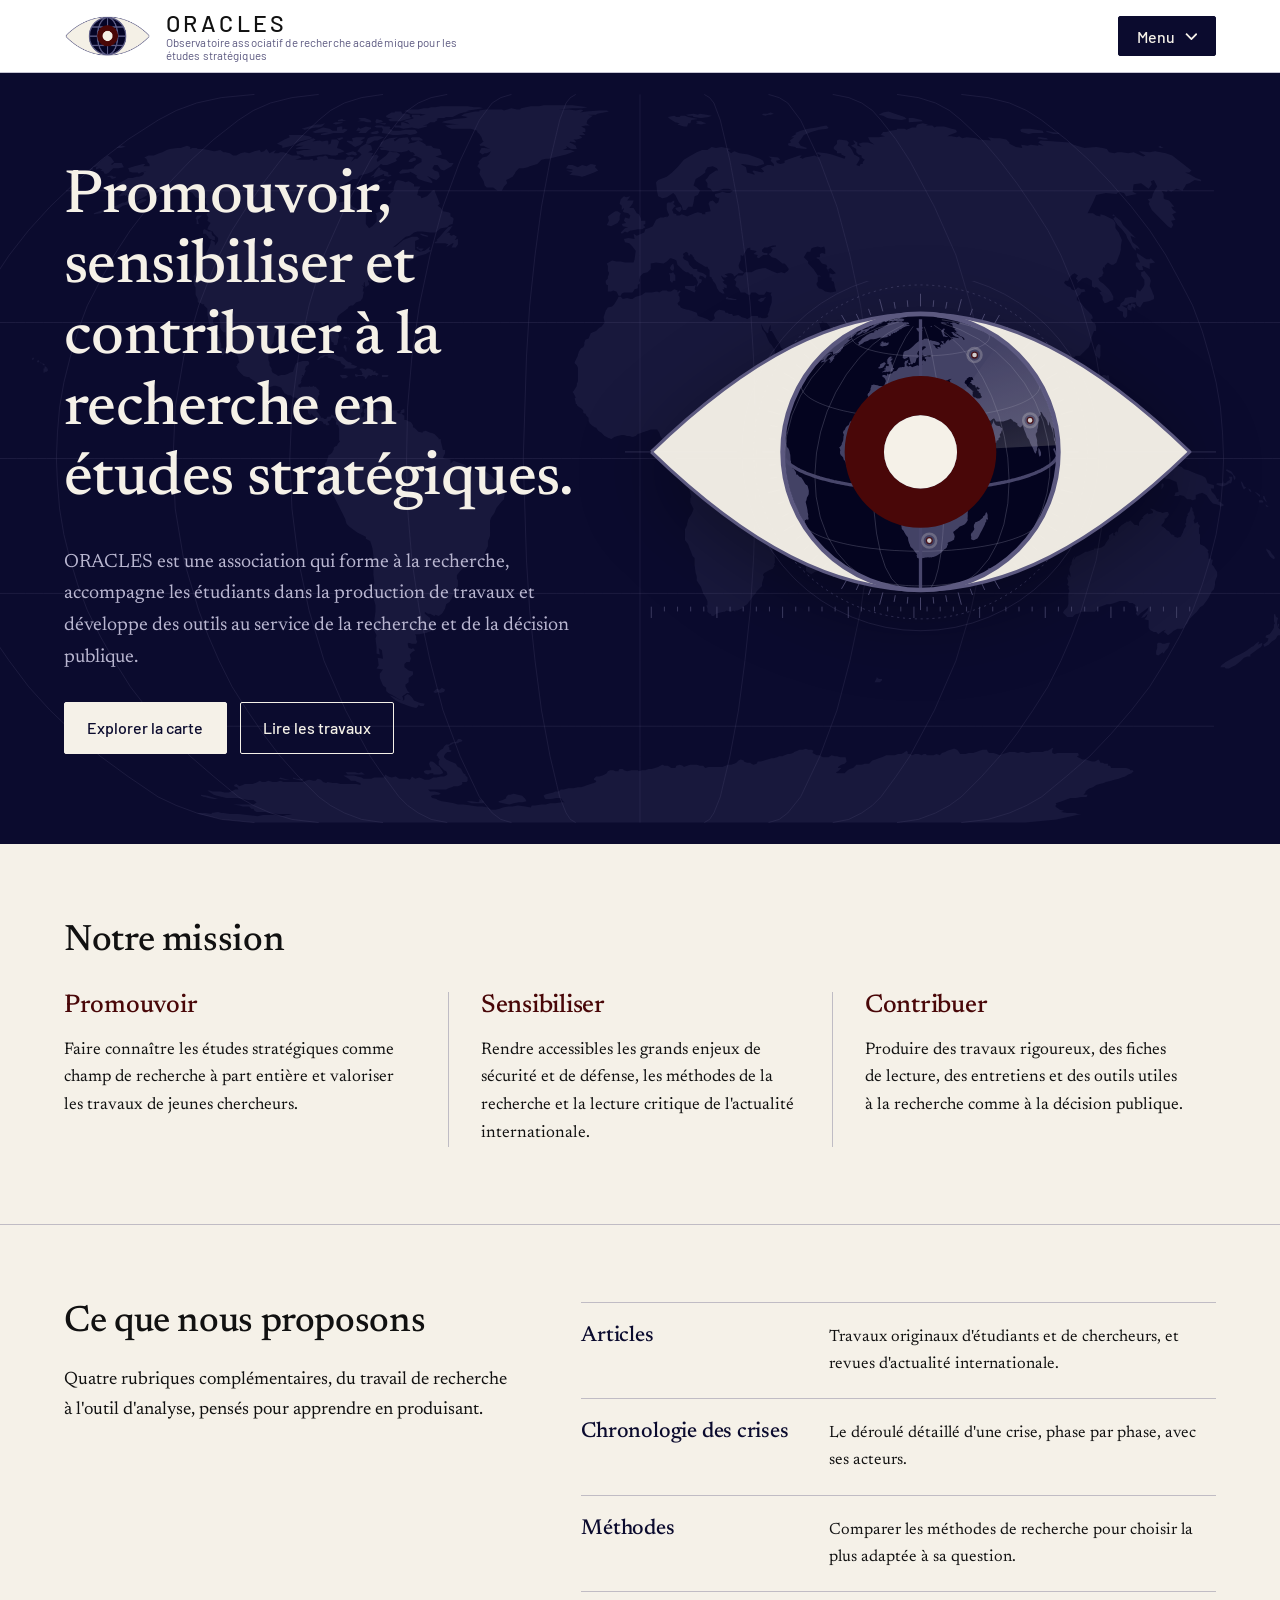
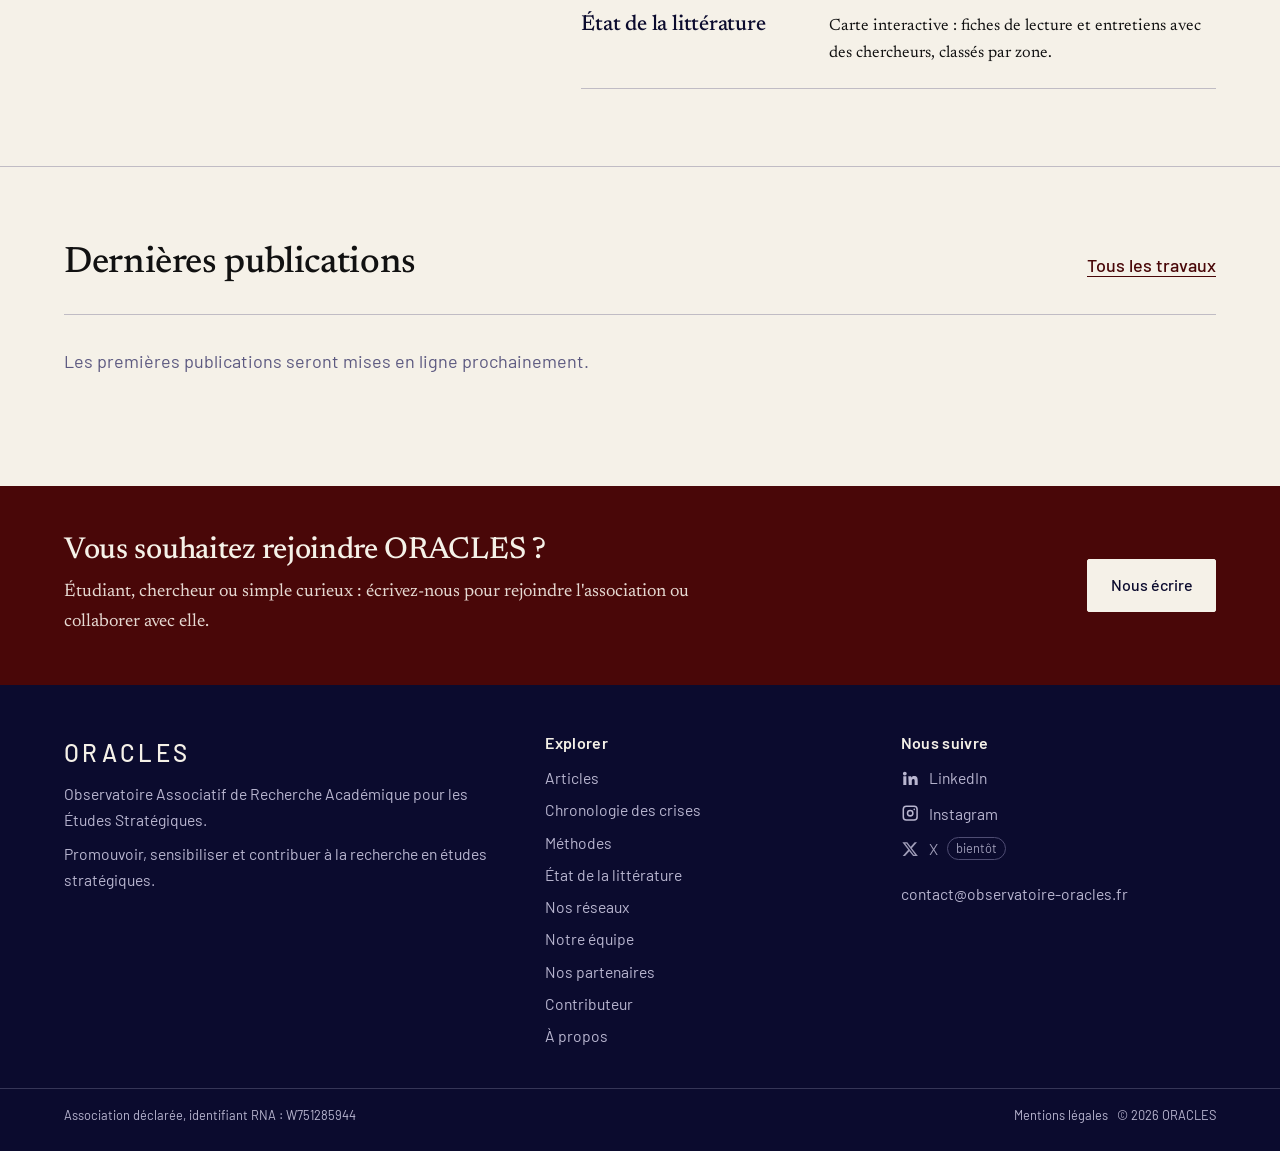
<file: index.html>
<!DOCTYPE html>
<html lang="fr">
<head>
<meta charset="utf-8">
<meta name="viewport" content="width=device-width, initial-scale=1">
<title>ORACLES — Observatoire associatif de recherche académique pour les études stratégiques</title>
<meta name="description" content="ORACLES promeut, sensibilise et contribue à la recherche en études stratégiques : articles, revues d'actualité, chronologies de crise, fiches de méthodes et carte interactive.">
<meta name="theme-color" content="#0B0B2E">
<meta property="og:type" content="website">
<meta property="og:title" content="ORACLES — Observatoire associatif de recherche académique pour les études stratégiques">
<meta property="og:description" content="ORACLES promeut, sensibilise et contribue à la recherche en études stratégiques : articles, revues d'actualité, chronologies de crise, fiches de méthodes et carte interactive.">
<meta property="og:image" content="https://observatoire-oracles.fr/assets/logo-oracles.png">
<meta property="og:locale" content="fr_FR">
<link rel="icon" type="image/png" href="assets/favicon.png">
<link rel="stylesheet" href="css/style.css">
</head>
<body data-page="accueil">
<div id="site-header"></div>

<main id="contenu">
<section class="hero"><div class="wrap">
  <div>
    <h1>Promouvoir, sensibiliser et contribuer à la recherche en études stratégiques.</h1>
    <p>ORACLES est une association qui forme à la recherche, accompagne les étudiants dans la production de travaux et développe des outils au service de la recherche et de la décision publique.</p>
    <div class="hero-actions">
      <a class="btn btn--plein" href="carte.html">Explorer la carte</a>
      <a class="btn" href="articles.html">Lire les travaux</a>
    </div>
  </div>
  <a class="hero-eye" href="carte.html" aria-label="Ouvrir la carte interactive de l'état de la littérature">
    <img src="assets/hero-oeil.svg" alt="" width="900" height="540">
  </a>
</div></section>

<section class="section"><div class="wrap">
  <div class="section-head"><h2>Notre mission</h2></div>
  <div class="mission">
    <div><h3>Promouvoir</h3><p>Faire connaître les études stratégiques comme champ de recherche à part entière et valoriser les travaux de jeunes chercheurs.</p></div>
    <div><h3>Sensibiliser</h3><p>Rendre accessibles les grands enjeux de sécurité et de défense, les méthodes de la recherche et la lecture critique de l'actualité internationale.</p></div>
    <div><h3>Contribuer</h3><p>Produire des travaux rigoureux, des fiches de lecture, des entretiens et des outils utiles à la recherche comme à la décision publique.</p></div>
  </div>
</div></section>

<section class="section"><div class="wrap two-col">
  <div>
    <h2>Ce que nous proposons</h2>
    <p>Quatre rubriques complémentaires, du travail de recherche à l'outil d'analyse, pensés pour apprendre en produisant.</p>
  </div>
  <ul class="formats">
    <li><h3><a href="articles.html">Articles</a></h3><p>Travaux originaux d'étudiants et de chercheurs, et revues d'actualité internationale.</p></li>
    <li><h3><a href="chronologies.html">Chronologie des crises</a></h3><p>Le déroulé détaillé d'une crise, phase par phase, avec ses acteurs.</p></li>
    <li><h3><a href="methodes.html">Méthodes</a></h3><p>Comparer les méthodes de recherche pour choisir la plus adaptée à sa question.</p></li>
    <li><h3><a href="carte.html">État de la littérature</a></h3><p>Carte interactive : fiches de lecture et entretiens avec des chercheurs, classés par zone.</p></li>
  </ul>
</div></section>

<section class="section"><div class="wrap">
  <div class="section-head"><h2>Dernières publications</h2><a href="articles.html">Tous les travaux</a></div>
  <ul class="works" id="latest"></ul>
</div></section>

<section class="band"><div class="wrap">
  <div><h2>Vous souhaitez rejoindre ORACLES ?</h2><p>Étudiant, chercheur ou simple curieux : écrivez-nous pour rejoindre l'association ou collaborer avec elle.</p></div>
  <a class="btn btn--plein" id="mail-cta" href="#">Nous écrire</a>
</div></section>
</main>
<div id="site-footer"></div>
<script src="js/data.js"></script>
<script src="js/travaux.js"></script>
<script src="js/main.js"></script>
<script>document.getElementById("mail-cta").href="mailto:"+SITE.email+"?subject=Contact%20ORACLES";</script>
</body>
</html>
</file>
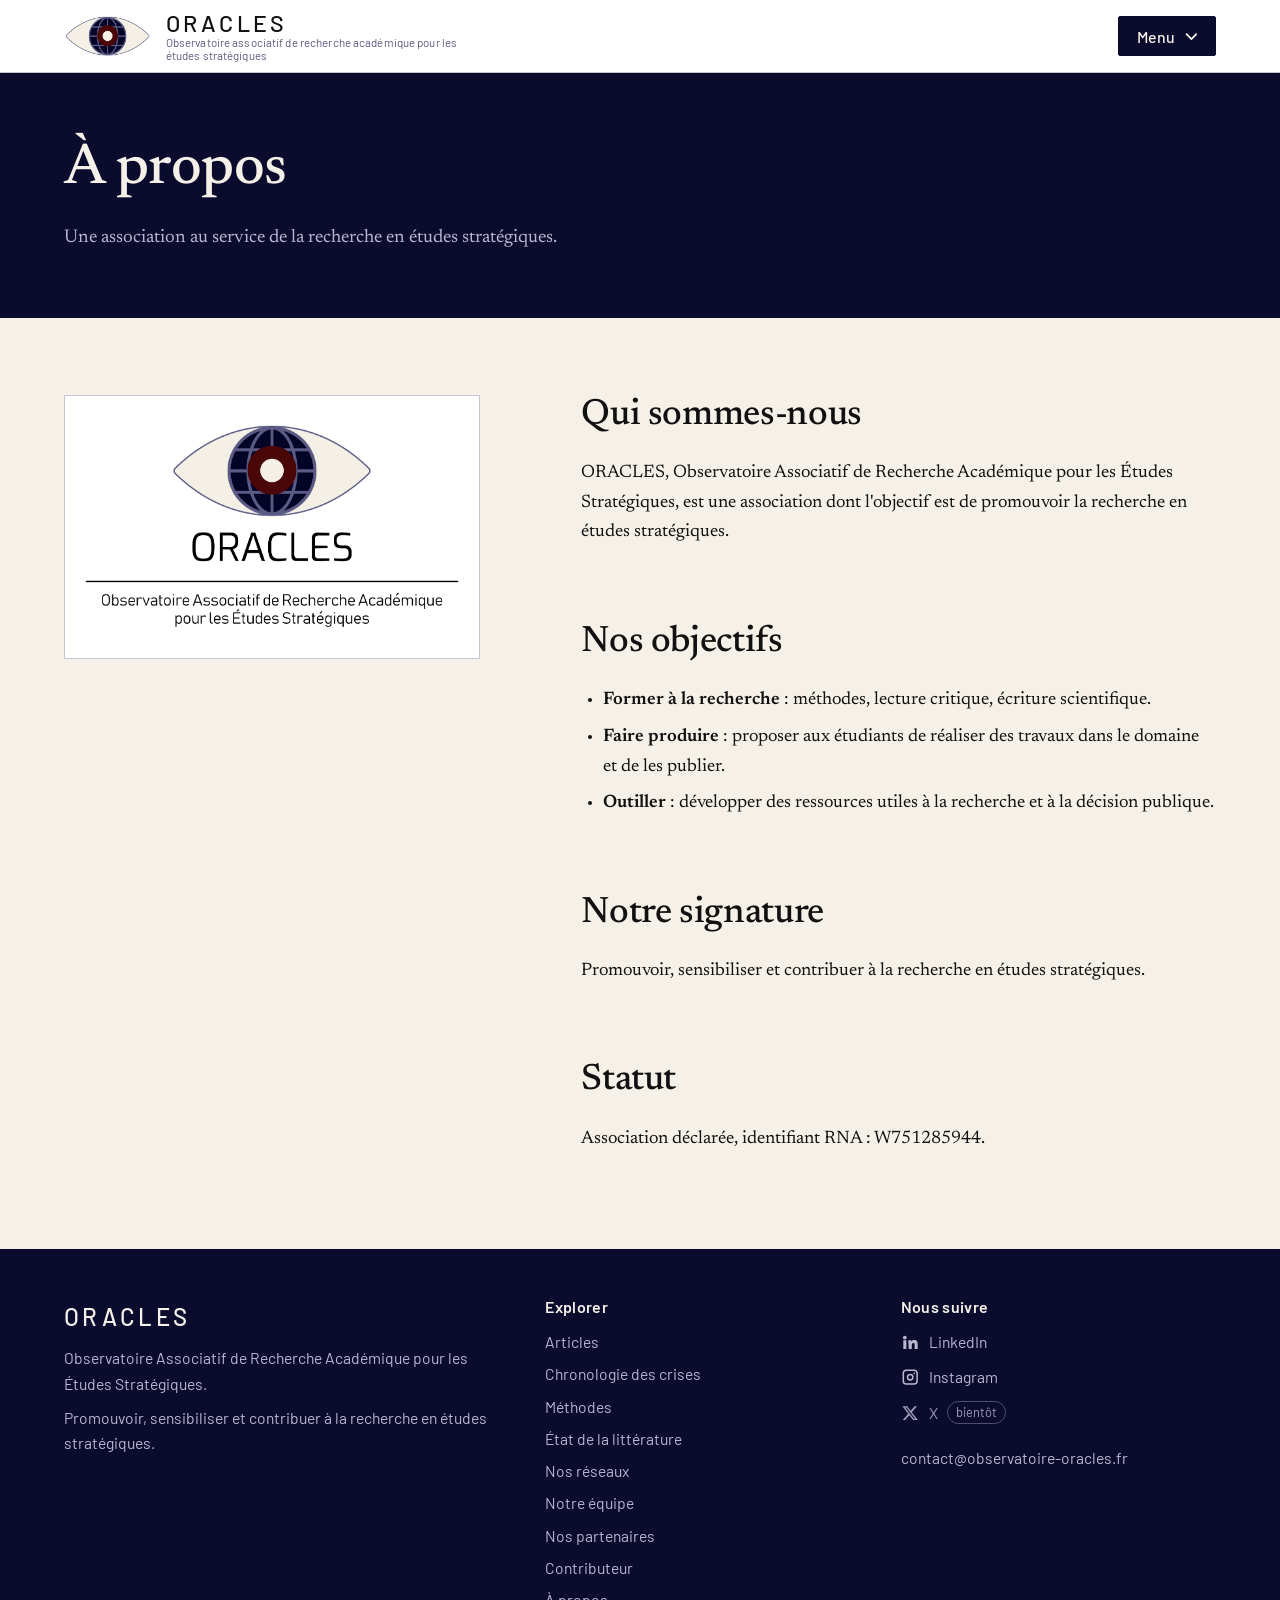
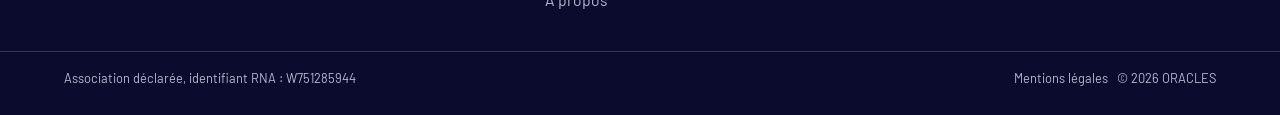
<file: a-propos.html>
<!DOCTYPE html>
<html lang="fr">
<head>
<meta charset="utf-8">
<meta name="viewport" content="width=device-width, initial-scale=1">
<title>À propos — ORACLES</title>
<meta name="description" content="Mission, objectifs et statut de l'association ORACLES, Observatoire Associatif de Recherche Académique pour les Études Stratégiques.">
<meta name="theme-color" content="#0B0B2E">
<meta property="og:type" content="website">
<meta property="og:title" content="À propos — ORACLES">
<meta property="og:description" content="Mission, objectifs et statut de l'association ORACLES, Observatoire Associatif de Recherche Académique pour les Études Stratégiques.">
<meta property="og:image" content="https://observatoire-oracles.fr/assets/logo-oracles.png">
<meta property="og:locale" content="fr_FR">
<link rel="icon" type="image/png" href="assets/favicon.png">
<link rel="stylesheet" href="css/style.css">
</head>
<body data-page="a-propos">
<div id="site-header"></div>
<div class="pagehead"><div class="wrap"><h1>À propos</h1><p>Une association au service de la recherche en études stratégiques.</p></div></div>

<main id="contenu"><section class="section"><div class="wrap two-col">
  <div><img class="logo-big" src="assets/logo-oracles.png" alt="Logo d'ORACLES : un œil dont l'iris est un globe terrestre"></div>
  <div class="prose">
    <h2 style="margin-top:0">Qui sommes-nous</h2>
    <p>ORACLES, Observatoire Associatif de Recherche Académique pour les Études Stratégiques, est une association dont l'objectif est de promouvoir la recherche en études stratégiques.</p>
    <h2>Nos objectifs</h2>
    <ul>
      <li><strong>Former à la recherche</strong> : méthodes, lecture critique, écriture scientifique.</li>
      <li><strong>Faire produire</strong> : proposer aux étudiants de réaliser des travaux dans le domaine et de les publier.</li>
      <li><strong>Outiller</strong> : développer des ressources utiles à la recherche et à la décision publique.</li>
    </ul>
    <h2>Notre signature</h2>
    <p>Promouvoir, sensibiliser et contribuer à la recherche en études stratégiques.</p>
    <h2>Statut</h2>
    <p>Association déclarée, identifiant RNA : W751285944.</p>
  </div>
</div></section></main>
<div id="site-footer"></div>
<script src="js/data.js"></script>
<script src="js/travaux.js"></script>
<script src="js/main.js"></script>
</body>
</html>
</file>
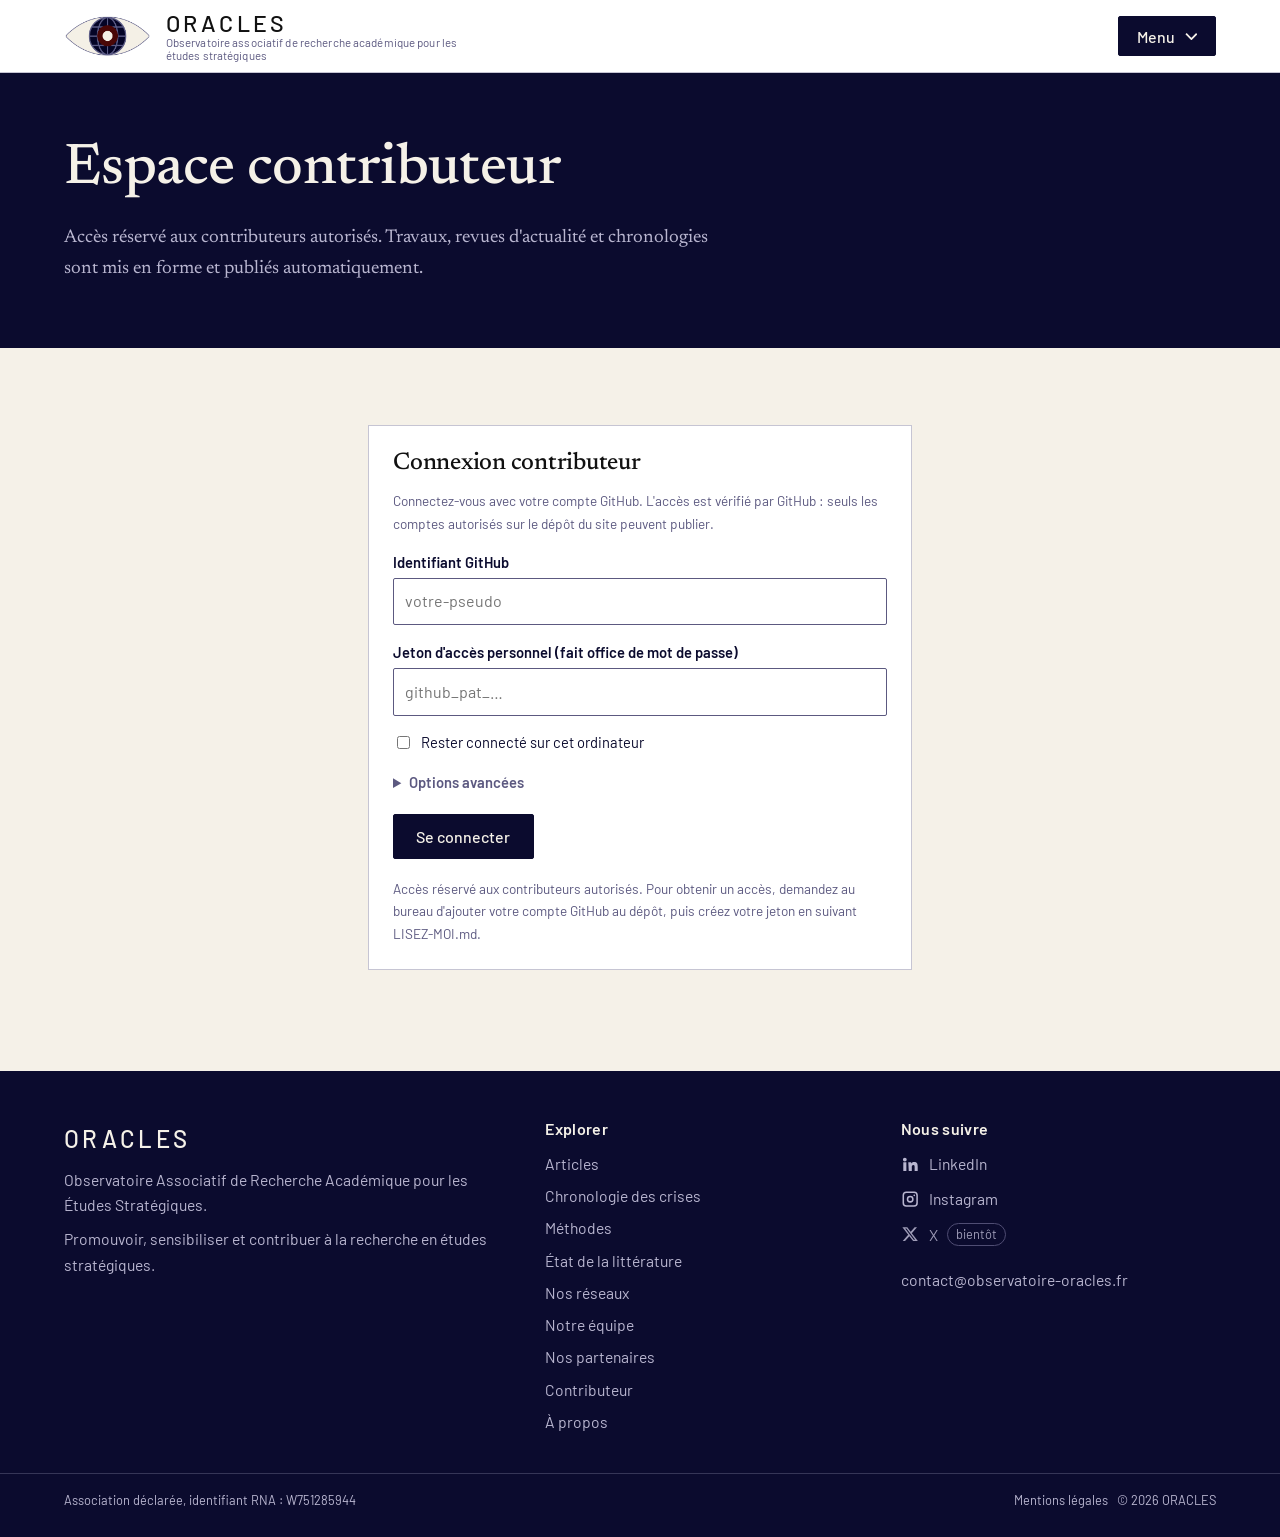
<file: admin.html>
<!DOCTYPE html>
<html lang="fr">
<head>
<meta charset="utf-8">
<meta name="viewport" content="width=device-width, initial-scale=1">
<title>Espace contributeur — ORACLES</title>
<meta name="description" content="Espace d'administration.">
<meta name="robots" content="noindex, nofollow">
<meta name="theme-color" content="#0B0B2E">
<meta property="og:type" content="website">
<meta property="og:title" content="Administration — ORACLES">
<meta property="og:description" content="Espace d'administration.">
<meta property="og:image" content="https://observatoire-oracles.fr/assets/logo-oracles.png">
<meta property="og:locale" content="fr_FR">
<link rel="icon" type="image/png" href="assets/favicon.png">
<link rel="stylesheet" href="css/style.css">
</head>
<body data-page="contributeur">
<div id="site-header"></div>
<div class="pagehead"><div class="wrap"><h1>Espace contributeur</h1><p>Accès réservé aux contributeurs autorisés. Travaux, revues d'actualité et chronologies sont mis en forme et publiés automatiquement.</p></div></div>

<main id="contenu">
<section class="section" id="adm-login"><div class="wrap">
  <div class="adm-card login-card">
    <h2>Connexion contributeur</h2>
    <p class="hint" style="margin-bottom:.5rem">Connectez-vous avec votre compte GitHub. L'accès est vérifié par GitHub : seuls les comptes autorisés sur le dépôt du site peuvent publier.</p>
    <form id="login-form" autocomplete="on">
      <label for="c-user">Identifiant GitHub</label>
      <input type="text" id="c-user" autocomplete="username" placeholder="votre-pseudo" required>
      <label for="c-token">Jeton d'accès personnel (fait office de mot de passe)</label>
      <input type="password" id="c-token" autocomplete="current-password" placeholder="github_pat_…" required>
      <label class="check"><input type="checkbox" id="c-remember"> Rester connecté sur cet ordinateur</label>
      <details class="adv"><summary>Options avancées</summary>
        <label for="c-repo">Dépôt (propriétaire/nom)</label>
        <input type="text" id="c-repo" placeholder="votrepseudo/oracles-site" autocomplete="off">
        <label for="c-branch">Branche</label>
        <input type="text" id="c-branch" value="main" autocomplete="off">
      </details>
      <div class="adm-actions"><button class="btn btn--plein" id="c-login" type="submit">Se connecter</button></div>
      <div class="adm-msg" id="c-msg" role="alert" hidden></div>
    </form>
    <p class="hint" style="margin-top:1.2rem">Accès réservé aux contributeurs autorisés. Pour obtenir un accès, demandez au bureau d'ajouter votre compte GitHub au dépôt, puis créez votre jeton en suivant LISEZ-MOI.md.</p>
  </div>
</div></section>

<section class="section" id="adm-app" hidden><div class="wrap">
<div class="adm-bar"><span id="adm-user"></span><button class="btn" id="c-logout" type="button">Se déconnecter</button></div>
<div class="adm-tabs" role="tablist" aria-label="Rubriques de l'espace contributeur">
  <button type="button" role="tab" data-tab="travaux" aria-selected="true">Travaux</button>
  <button type="button" role="tab" data-tab="revues" aria-selected="false">Revues d'actualité</button>
  <button type="button" role="tab" data-tab="chronologies" aria-selected="false">Chronologies</button>
  <button type="button" role="tab" data-tab="methodes" aria-selected="false">Méthodes</button>
</div>
<div class="adm-panel" id="tab-travaux" role="tabpanel">
<div class="adm-grid">
<div>
  <div class="adm-card">
    <h2 id="f-head">Nouveau travail</h2>
    <div class="row">
      <div><label for="f-type">Format</label><select id="f-type"></select></div>
      <div><label for="f-zone">Zone</label><select id="f-zone"></select></div>
    </div>
    <label for="f-titre">Titre</label><input type="text" id="f-titre">
    <div class="row">
      <div><label for="f-auteur">Auteur·rice</label><input type="text" id="f-auteur"></div>
      <div><label for="f-date">Date</label><input type="date" id="f-date"></div>
    </div>
    <label for="f-theme">Thème</label><input type="text" id="f-theme" placeholder="ex. Dissuasion nucléaire">
    <label for="f-resume">Résumé</label><textarea id="f-resume" style="min-height:5rem;font-family:inherit"></textarea>
    <p class="hint">Facultatif : s'il est vide, il est généré à partir du début du texte.</p>
    <label for="f-file">Importer un fichier (Word .docx, Markdown, texte ou HTML)</label>
    <input type="file" id="f-file" accept=".docx,.md,.markdown,.txt,.html,.htm">
    <label for="f-text">Texte (Markdown accepté : # titre, ## intertitre, *italique*, **gras**, &gt; citation)</label>
    <textarea id="f-text" placeholder="Collez ou rédigez le texte ici, ou importez un fichier ci-dessus."></textarea>
    <div class="row">
      <div><label for="f-pdf">Joindre un PDF (facultatif)</label><input type="file" id="f-pdf" accept="application/pdf,.pdf"></div>
      <div><label for="f-url">Ou lien externe (HAL, blog…)</label><input type="text" id="f-url" placeholder="https://"></div>
    </div>
    <label class="check"><input type="checkbox" id="f-actif" checked> Visible sur le site</label>
    <div class="adm-actions">
      <button class="btn btn--plein" id="f-publish" type="button">Publier sur le site</button>
      <button class="btn" id="f-manual" type="button">Obtenir les fichiers (mode manuel)</button>
      <button class="btn" id="f-cancel" type="button" hidden>Annuler la modification</button>
    </div>
    <div class="adm-msg" id="f-msg" hidden></div>
    <div id="manual"></div>
  </div>
</div>
<div>
  <div class="adm-card"><h2>Aperçu du texte</h2><div class="preview article" id="preview"></div></div>
  <div class="adm-card"><h2>Travaux publiés</h2><ul class="adm-list" id="list"></ul></div>
</div>
</div>
</div>

<div class="adm-panel" id="tab-revues" role="tabpanel" hidden>
<div class="adm-grid">
<div>
  <div class="adm-card">
    <h2 id="rv-head">Nouvelle revue d'actualité</h2>
    <p class="hint" style="margin-bottom:.4rem">Renseignez la période, puis les faits marquants par zone. La page est mise en forme automatiquement : éditorial, sections par zone, sources et « À suivre ».</p>
    <div class="row">
      <div><label for="rv-debut">Début de la période</label><input type="date" id="rv-debut"></div>
      <div><label for="rv-fin">Fin de la période</label><input type="date" id="rv-fin"></div>
    </div>
    <label for="rv-titre">Titre</label><input type="text" id="rv-titre">
    <p class="hint">Pré-rempli avec le numéro de semaine ; vous pouvez le modifier.</p>
    <div class="row">
      <div><label for="rv-auteur">Auteur·rice</label><input type="text" id="rv-auteur" value="Équipe ORACLES"></div>
      <div><label for="rv-date">Date de publication</label><input type="date" id="rv-date"></div>
    </div>
    <label for="rv-intro">Éditorial ou introduction (Markdown accepté)</label>
    <textarea id="rv-intro" style="min-height:7rem;font-family:inherit" placeholder="Quelques lignes pour situer la semaine."></textarea>
    <h3 style="margin-top:1.5rem">Faits marquants</h3>
    <div id="rv-items"></div>
    <div class="adm-actions"><button class="btn" id="rv-add" type="button">Ajouter un fait marquant</button></div>
    <label for="rv-suivre">À suivre la semaine prochaine (Markdown accepté)</label>
    <textarea id="rv-suivre" style="min-height:6rem;font-family:inherit" placeholder="- Sommet…&#10;- Échéance…"></textarea>
    <label class="check"><input type="checkbox" id="rv-actif" checked> Visible sur le site</label>
    <div class="adm-actions">
      <button class="btn btn--plein" id="rv-publish" type="button">Publier la revue</button>
      <button class="btn" id="rv-cancel" type="button" hidden>Annuler la modification</button>
    </div>
    <div class="adm-msg" id="rv-msg" hidden></div>
  </div>
</div>
<div>
  <div class="adm-card"><h2>Aperçu</h2><div class="preview article" id="rv-preview"></div></div>
  <div class="adm-card"><h2>Revues publiées</h2><ul class="adm-list" id="rv-list"></ul></div>
</div>
</div>
</div>

<div class="adm-panel" id="tab-chronologies" role="tabpanel" hidden>
<div class="adm-grid">
<div>
  <div class="adm-card">
    <h2 id="ch-head">Nouvelle chronologie</h2>
    <label for="ch-titre">Titre</label><input type="text" id="ch-titre" placeholder="ex. La crise de Suez (1956)">
    <label for="ch-resume">Résumé</label><textarea id="ch-resume" style="min-height:5rem;font-family:inherit"></textarea>
    <div class="row">
      <div><label for="ch-acteurs">Acteurs (séparés par des virgules)</label><input type="text" id="ch-acteurs" placeholder="France, Royaume-Uni, Égypte"></div>
      <div><label for="ch-auteur">Auteur·rice</label><input type="text" id="ch-auteur"></div>
    </div>
    <h3 style="margin-top:1.5rem">Événements</h3>
    <p class="hint">Les événements s'affichent dans l'ordre ci-dessous : utilisez « Monter » et « Descendre » pour les réordonner.</p>
    <div id="ch-events"></div>
    <datalist id="ch-phases"></datalist>
    <div class="adm-actions">
      <button class="btn" id="ch-add" type="button">Ajouter un événement</button>
      <button class="btn" id="ch-bulk-toggle" type="button">Coller une liste d'événements</button>
    </div>
    <div id="ch-bulk" hidden>
      <label for="ch-bulk-text">Un événement par ligne : date | phase | titre | description</label>
      <textarea id="ch-bulk-text" style="min-height:7rem" placeholder="22 oct. 1962 | Escalade | Discours de Kennedy | Annonce de la quarantaine navale."></textarea>
      <div class="adm-actions"><button class="btn" id="ch-bulk-add" type="button">Ajouter ces événements</button></div>
    </div>
    <label class="check"><input type="checkbox" id="ch-actif" checked> Visible sur le site</label>
    <div class="adm-actions">
      <button class="btn btn--plein" id="ch-publish" type="button">Publier la chronologie</button>
      <button class="btn" id="ch-cancel" type="button" hidden>Annuler la modification</button>
    </div>
    <div class="adm-msg" id="ch-msg" hidden></div>
  </div>
</div>
<div>
  <div class="adm-card"><h2>Aperçu</h2><div id="ch-preview"></div></div>
  <div class="adm-card"><h2>Chronologies publiées</h2><ul class="adm-list" id="ch-list"></ul></div>
</div>
</div>
</div>

<div class="adm-panel" id="tab-methodes" role="tabpanel" hidden>
<div class="adm-grid">
<div>
  <div class="adm-card">
    <h2 id="mt-head">Nouvelle fiche méthode</h2>
    <p class="hint" style="margin-bottom:.4rem">Chaque champ accepte le Markdown (listes avec « - » ou « 1. », **gras**, *italique*). Les sections vides ne sont pas affichées.</p>
    <label for="mt-nom">Nom de la méthode</label><input type="text" id="mt-nom" placeholder="ex. Étude de cas">
    <div class="row">
      <div><label for="mt-niveau">Niveau de difficulté</label><select id="mt-niveau"><option value="1">1 : accessible dès la licence</option><option value="2">2 : demande un peu d'expérience</option><option value="3">3 : demande un accompagnement</option></select></div>
      <div><label for="mt-auteur">Auteur·rice (facultatif)</label><input type="text" id="mt-auteur"></div>
    </div>
    <label for="mt-resume">En bref (une phrase)</label><input type="text" id="mt-resume" placeholder="À quelle question la méthode permet-elle de répondre ?">
    <label for="mt-principe">Le principe</label>
    <textarea id="mt-principe" style="min-height:9rem;font-family:inherit"></textarea>
    <p class="hint">Expliquez en quelques paragraphes ce que fait la méthode et pourquoi.</p>
    <label for="mt-etapes">Mise en œuvre (étapes)</label>
    <textarea id="mt-etapes" style="min-height:7rem;font-family:inherit"></textarea>
    <p class="hint">Liste numérotée : « 1. … », « 2. … ».</p>
    <label for="mt-donnees">Données mobilisées</label>
    <textarea id="mt-donnees" style="min-height:4rem;font-family:inherit"></textarea>
    <label for="mt-forces">Forces</label>
    <textarea id="mt-forces" style="min-height:5rem;font-family:inherit"></textarea>
    <p class="hint">Une liste : « - … ».</p>
    <label for="mt-limites">Limites</label>
    <textarea id="mt-limites" style="min-height:5rem;font-family:inherit"></textarea>
    <p class="hint">Une liste : « - … ».</p>
    <label for="mt-exemple">Exemple d'usage</label>
    <textarea id="mt-exemple" style="min-height:4rem;font-family:inherit"></textarea>
    <label for="mt-lectures">Pour aller plus loin (références)</label>
    <textarea id="mt-lectures" style="min-height:5rem;font-family:inherit"></textarea>
    <p class="hint">Une référence par ligne, précédée de « - ».</p>
    <label class="check"><input type="checkbox" id="mt-actif" checked> Visible sur le site</label>
    <div class="adm-actions">
      <button class="btn btn--plein" id="mt-publish" type="button">Publier la fiche</button>
      <button class="btn" id="mt-cancel" type="button" hidden>Annuler la modification</button>
    </div>
    <div class="adm-msg" id="mt-msg" hidden></div>
  </div>
</div>
<div>
  <div class="adm-card"><h2>Aperçu</h2><div class="preview article" id="mt-preview"></div></div>
  <div class="adm-card"><h2>Fiches publiées</h2><p class="hint" style="margin-bottom:.4rem">L'ordre ci-dessous est l'ordre d'affichage sur le site.</p><ul class="adm-list" id="mt-list"></ul></div>
</div>
</div>
</div>
</div></section></main>
<div id="site-footer"></div>
<script src="js/data.js"></script>
<script src="js/travaux.js"></script>
<script src="js/chronologies.js"></script>
<script src="js/methodes.js"></script>
<script src="js/vendor/purify.min.js"></script>
<script src="js/vendor/marked.min.js"></script>
<script src="js/vendor/mammoth.browser.min.js"></script>
<script src="js/main.js"></script>
<script src="js/admin.js"></script>
<script src="js/admin-revues.js"></script>
<script src="js/admin-chrono.js"></script>
<script src="js/admin-methodes.js"></script>
</body>
</html>
</file>
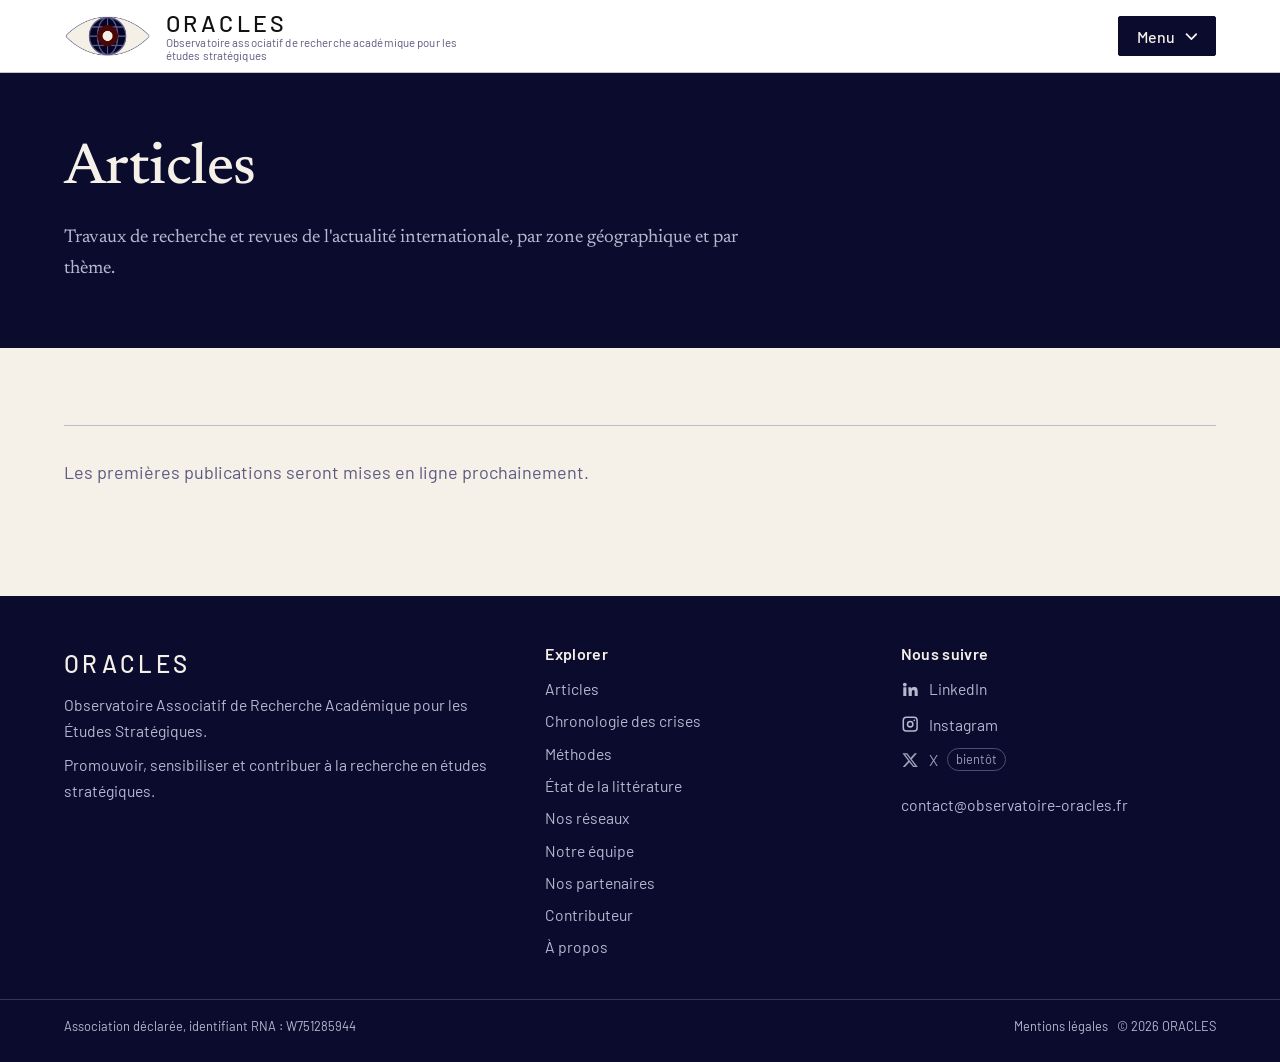
<file: articles.html>
<!DOCTYPE html>
<html lang="fr">
<head>
<meta charset="utf-8">
<meta name="viewport" content="width=device-width, initial-scale=1">
<title>Articles — ORACLES</title>
<meta name="description" content="Articles de recherche et revues d'actualité internationale en études stratégiques publiés par ORACLES.">
<meta name="theme-color" content="#0B0B2E">
<meta property="og:type" content="website">
<meta property="og:title" content="Articles — ORACLES">
<meta property="og:description" content="Articles de recherche et revues d'actualité internationale en études stratégiques publiés par ORACLES.">
<meta property="og:image" content="https://observatoire-oracles.fr/assets/logo-oracles.png">
<meta property="og:locale" content="fr_FR">
<link rel="icon" type="image/png" href="assets/favicon.png">
<link rel="stylesheet" href="css/style.css">
</head>
<body data-page="articles">
<div id="site-header"></div>
<div class="pagehead"><div class="wrap"><h1>Articles</h1><p>Travaux de recherche et revues de l'actualité internationale, par zone géographique et par thème.</p></div></div>

<main id="contenu"><section class="section"><div class="wrap">
  <div class="filters">
    <input type="search" id="q" placeholder="Rechercher un titre, un auteur, un thème" aria-label="Rechercher">
    <select id="type" aria-label="Filtrer par format"></select>
    <select id="zone" aria-label="Filtrer par zone"></select>
  </div>
  <ul class="works" id="works" data-types="article,revue"></ul>
</div></section></main>
<div id="site-footer"></div>
<script src="js/data.js"></script>
<script src="js/travaux.js"></script>
<script src="js/main.js"></script>
</body>
</html>
</file>
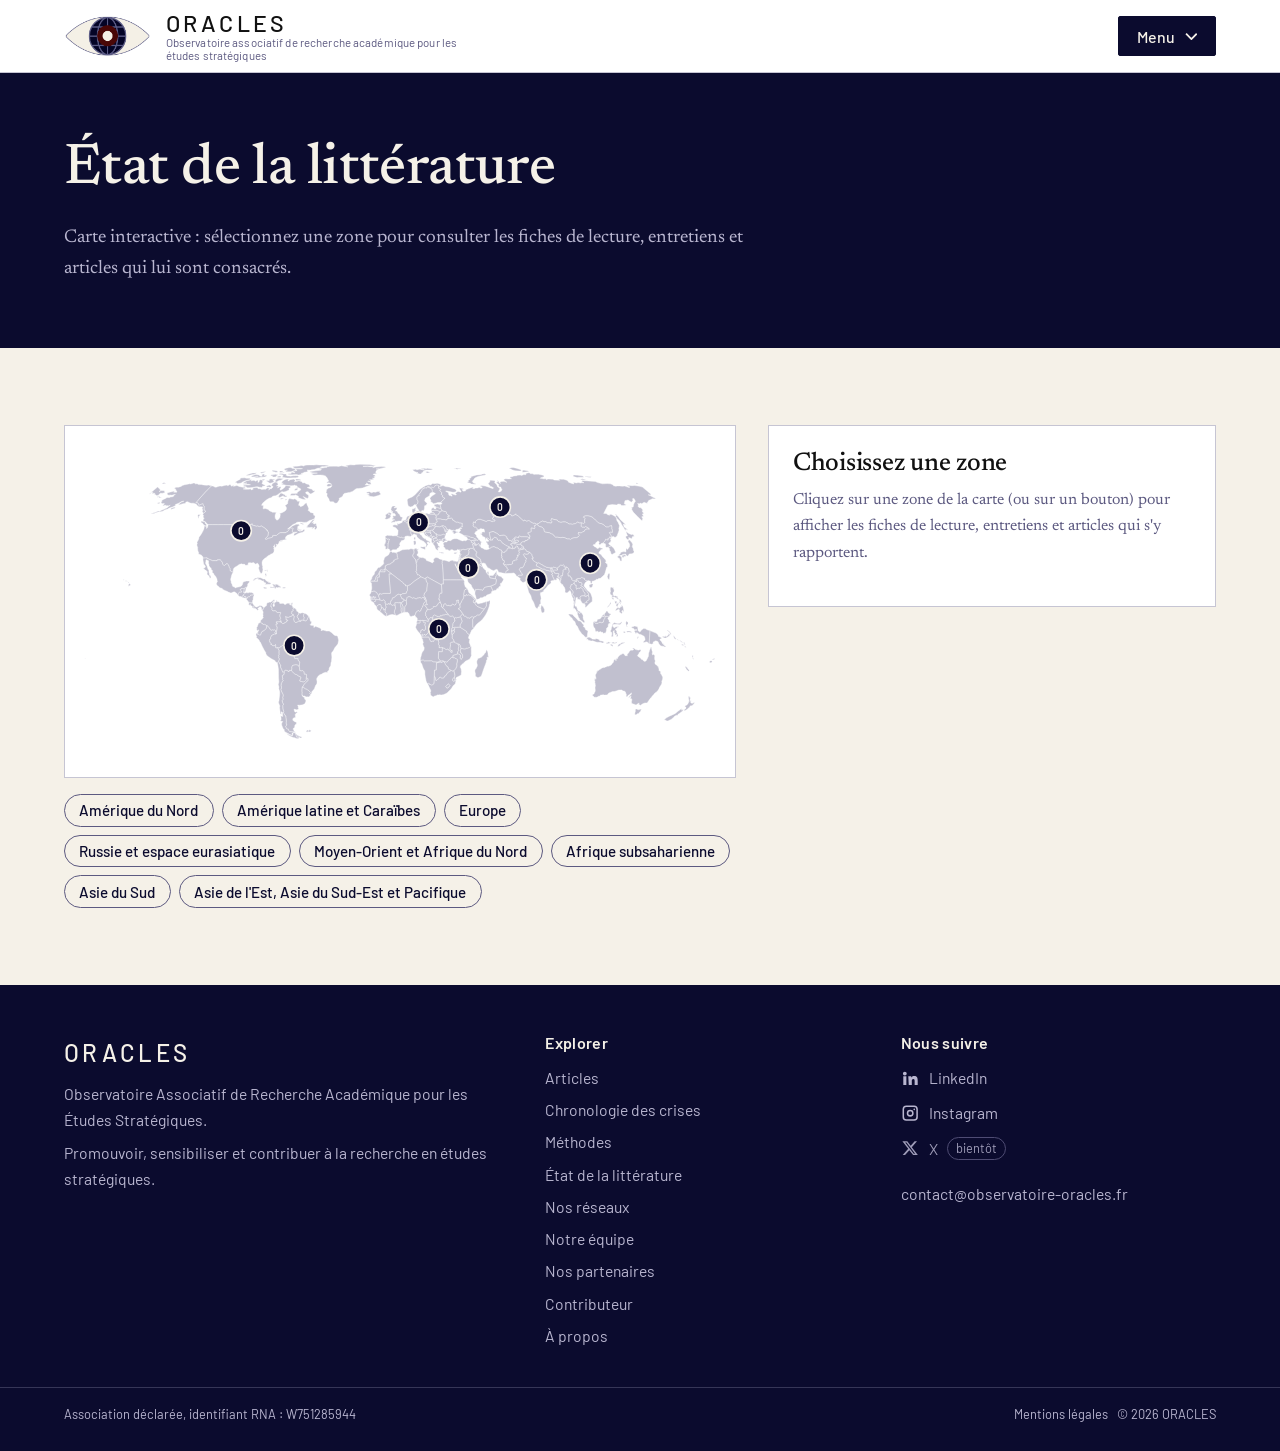
<file: carte.html>
<!DOCTYPE html>
<html lang="fr">
<head>
<meta charset="utf-8">
<meta name="viewport" content="width=device-width, initial-scale=1">
<title>État de la littérature — ORACLES</title>
<meta name="description" content="Carte du monde interactive : fiches de lecture, entretiens et articles de chercheurs en études stratégiques, par zone.">
<meta name="theme-color" content="#0B0B2E">
<meta property="og:type" content="website">
<meta property="og:title" content="État de la littérature — ORACLES">
<meta property="og:description" content="Carte du monde interactive : fiches de lecture, entretiens et articles de chercheurs en études stratégiques, par zone.">
<meta property="og:image" content="https://observatoire-oracles.fr/assets/logo-oracles.png">
<meta property="og:locale" content="fr_FR">
<link rel="icon" type="image/png" href="assets/favicon.png">
<link rel="stylesheet" href="css/style.css">
</head>
<body data-page="carte">
<div id="site-header"></div>
<div class="pagehead"><div class="wrap"><h1>État de la littérature</h1><p>Carte interactive : sélectionnez une zone pour consulter les fiches de lecture, entretiens et articles qui lui sont consacrés.</p></div></div>

<main id="contenu"><section class="section"><div class="wrap map-layout">
  <div>
    <div class="map-box" id="map-box"></div>
    <div class="zone-buttons" id="zone-buttons" role="group" aria-label="Choisir une zone"></div>
  </div>
  <aside class="panel" id="panel" aria-live="polite"></aside>
</div></section></main>
<div id="site-footer"></div>
<script src="js/data.js"></script>
<script src="js/travaux.js"></script>
<script src="js/main.js"></script>
<script src="js/map-data.js"></script>
<script src="js/zones-pays.js"></script>
<script src="js/carte.js"></script>
</body>
</html>
</file>
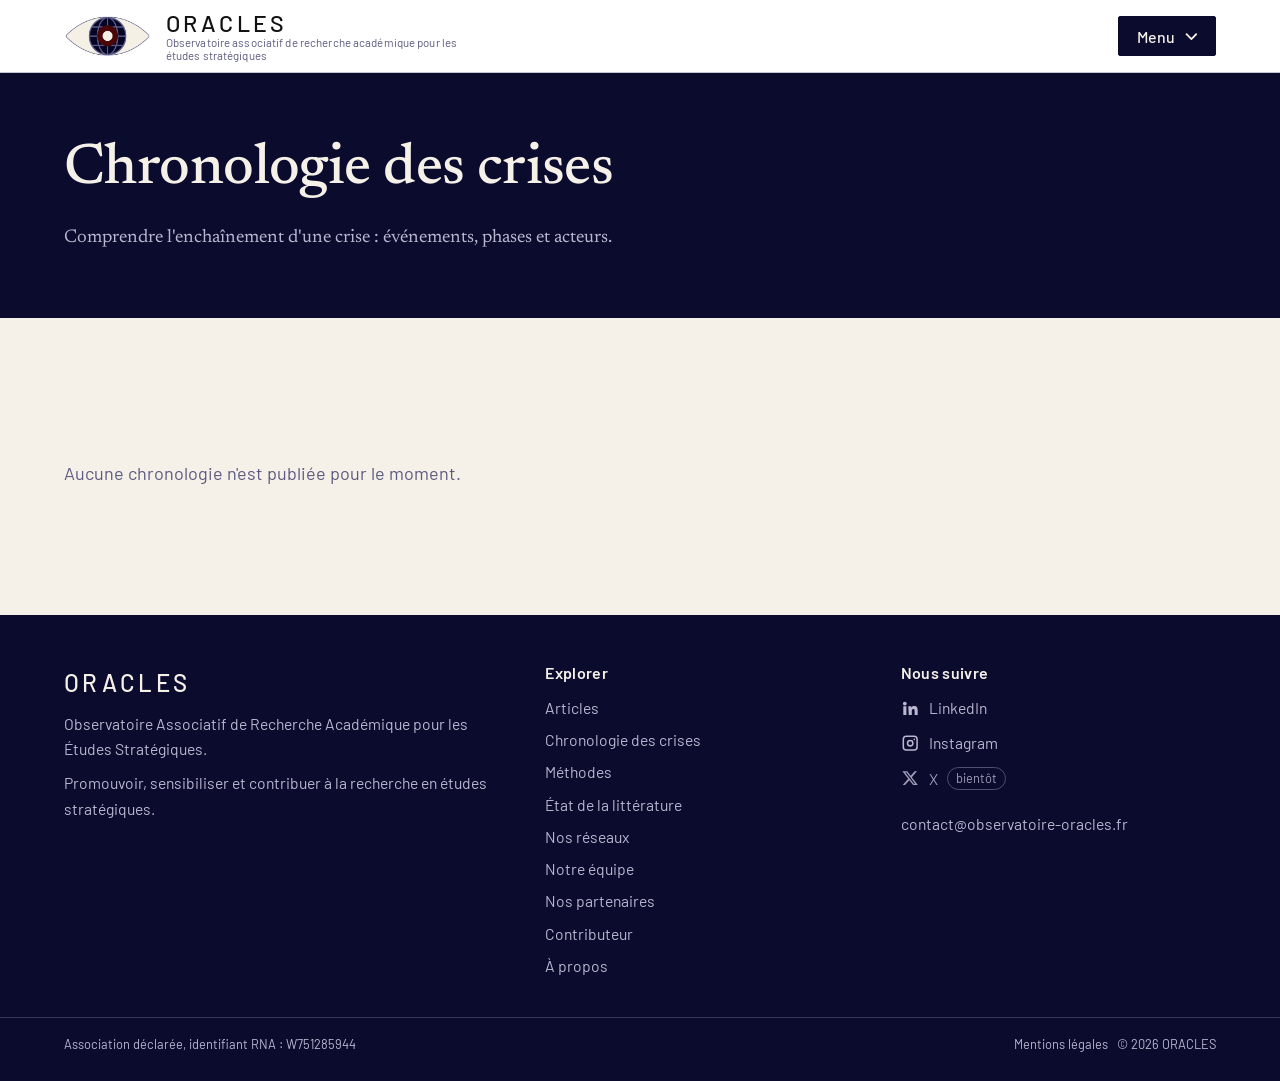
<file: chronologies.html>
<!DOCTYPE html>
<html lang="fr">
<head>
<meta charset="utf-8">
<meta name="viewport" content="width=device-width, initial-scale=1">
<title>Chronologie des crises — ORACLES</title>
<meta name="description" content="Chronologies détaillées de crises internationales, phase par phase, avec acteurs et points de bascule.">
<meta name="theme-color" content="#0B0B2E">
<meta property="og:type" content="website">
<meta property="og:title" content="Chronologie des crises — ORACLES">
<meta property="og:description" content="Chronologies détaillées de crises internationales, phase par phase, avec acteurs et points de bascule.">
<meta property="og:image" content="https://observatoire-oracles.fr/assets/logo-oracles.png">
<meta property="og:locale" content="fr_FR">
<link rel="icon" type="image/png" href="assets/favicon.png">
<link rel="stylesheet" href="css/style.css">
</head>
<body data-page="chronologies">
<div id="site-header"></div>
<div class="pagehead"><div class="wrap"><h1>Chronologie des crises</h1><p>Comprendre l'enchaînement d'une crise : événements, phases et acteurs.</p></div></div>

<main id="contenu"><section class="section"><div class="wrap">
  <div class="chrono-list" id="chrono-list" role="group" aria-label="Choisir une chronologie"></div>
  <div id="chrono"></div>
</div></section></main>
<div id="site-footer"></div>
<script src="js/data.js"></script>
<script src="js/travaux.js"></script>
<script src="js/chronologies.js"></script>
<script src="js/main.js"></script>
</body>
</html>
</file>
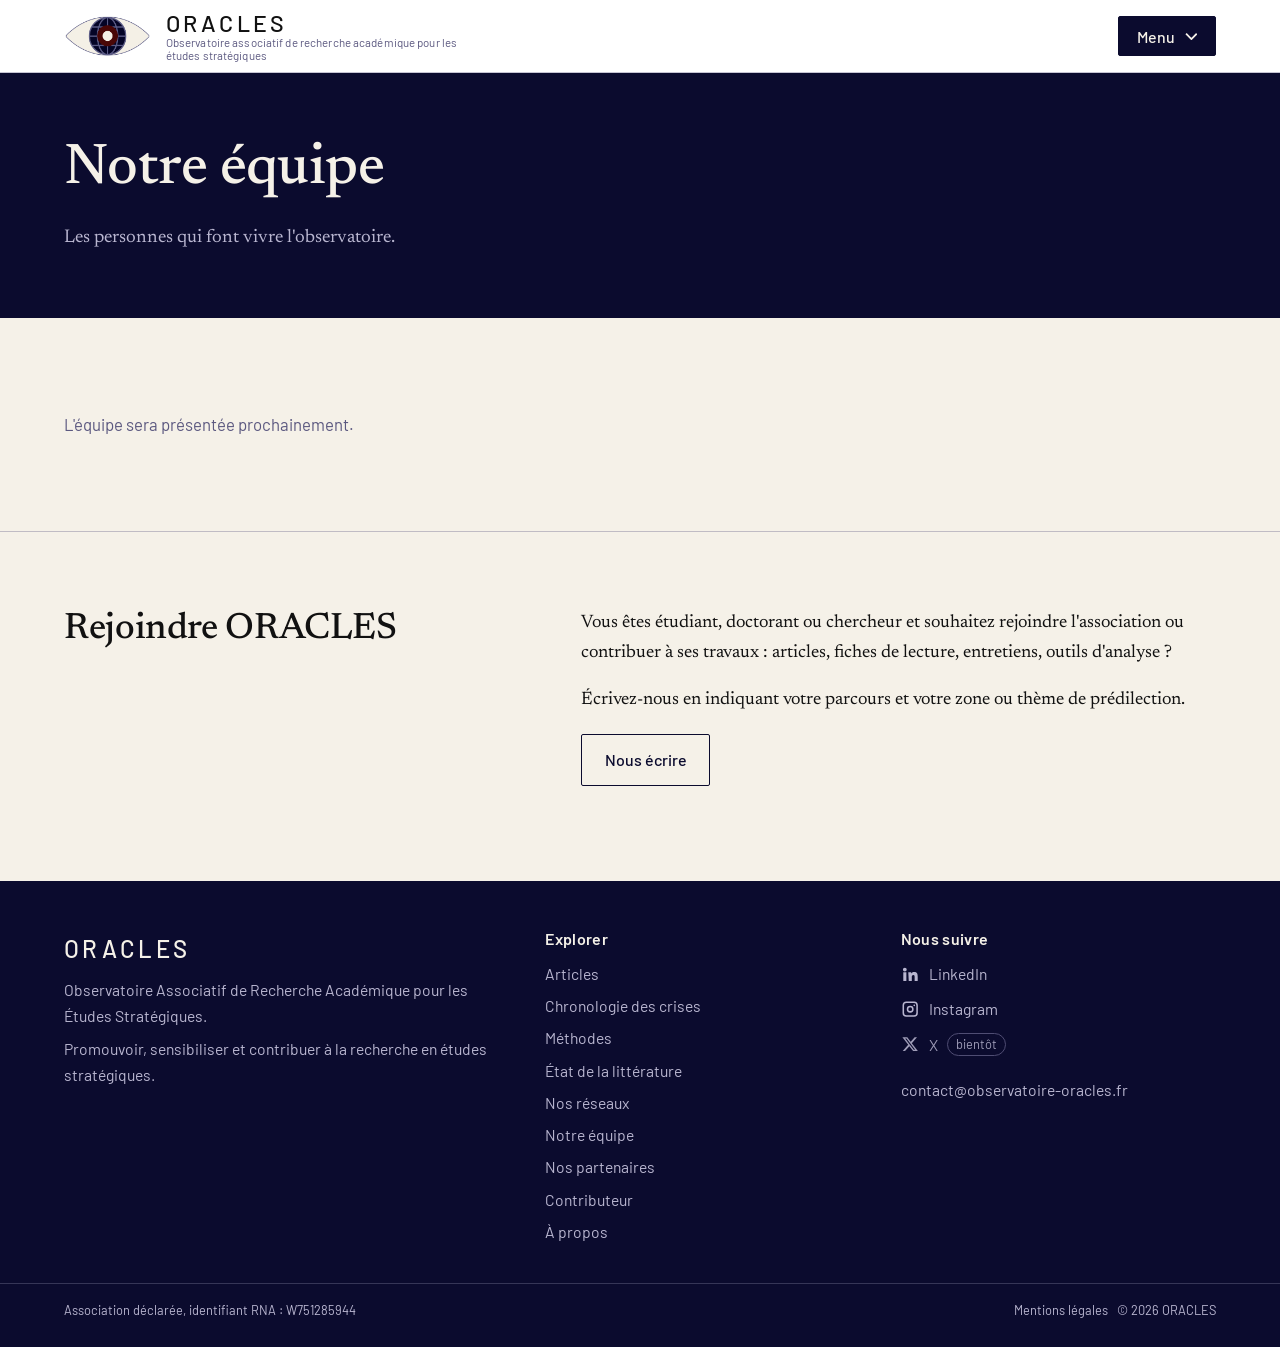
<file: equipe.html>
<!DOCTYPE html>
<html lang="fr">
<head>
<meta charset="utf-8">
<meta name="viewport" content="width=device-width, initial-scale=1">
<title>Notre équipe — ORACLES</title>
<meta name="description" content="Les membres, chercheurs et étudiants qui font vivre ORACLES.">
<meta name="theme-color" content="#0B0B2E">
<meta property="og:type" content="website">
<meta property="og:title" content="Notre équipe — ORACLES">
<meta property="og:description" content="Les membres, chercheurs et étudiants qui font vivre ORACLES.">
<meta property="og:image" content="https://observatoire-oracles.fr/assets/logo-oracles.png">
<meta property="og:locale" content="fr_FR">
<link rel="icon" type="image/png" href="assets/favicon.png">
<link rel="stylesheet" href="css/style.css">
</head>
<body data-page="equipe">
<div id="site-header"></div>
<div class="pagehead"><div class="wrap"><h1>Notre équipe</h1><p>Les personnes qui font vivre l'observatoire.</p></div></div>

<main id="contenu">
<section class="section"><div class="wrap"><ul class="people" id="people"></ul></div></section>
<section class="section"><div class="wrap two-col">
  <div><h2>Rejoindre ORACLES</h2></div>
  <div class="prose">
    <p>Vous êtes étudiant, doctorant ou chercheur et souhaitez rejoindre l'association ou contribuer à ses travaux : articles, fiches de lecture, entretiens, outils d'analyse ?</p>
    <p>Écrivez-nous en indiquant votre parcours et votre zone ou thème de prédilection.</p>
    <p><a class="btn btn--encre" id="mail-contrib" href="#">Nous écrire</a></p>
  </div>
</div></section></main>
<div id="site-footer"></div>
<script src="js/data.js"></script>
<script src="js/travaux.js"></script>
<script src="js/main.js"></script>
<script>document.getElementById("mail-contrib").href="mailto:"+SITE.email+"?subject=Contribution%20ORACLES";</script>
</body>
</html>
</file>
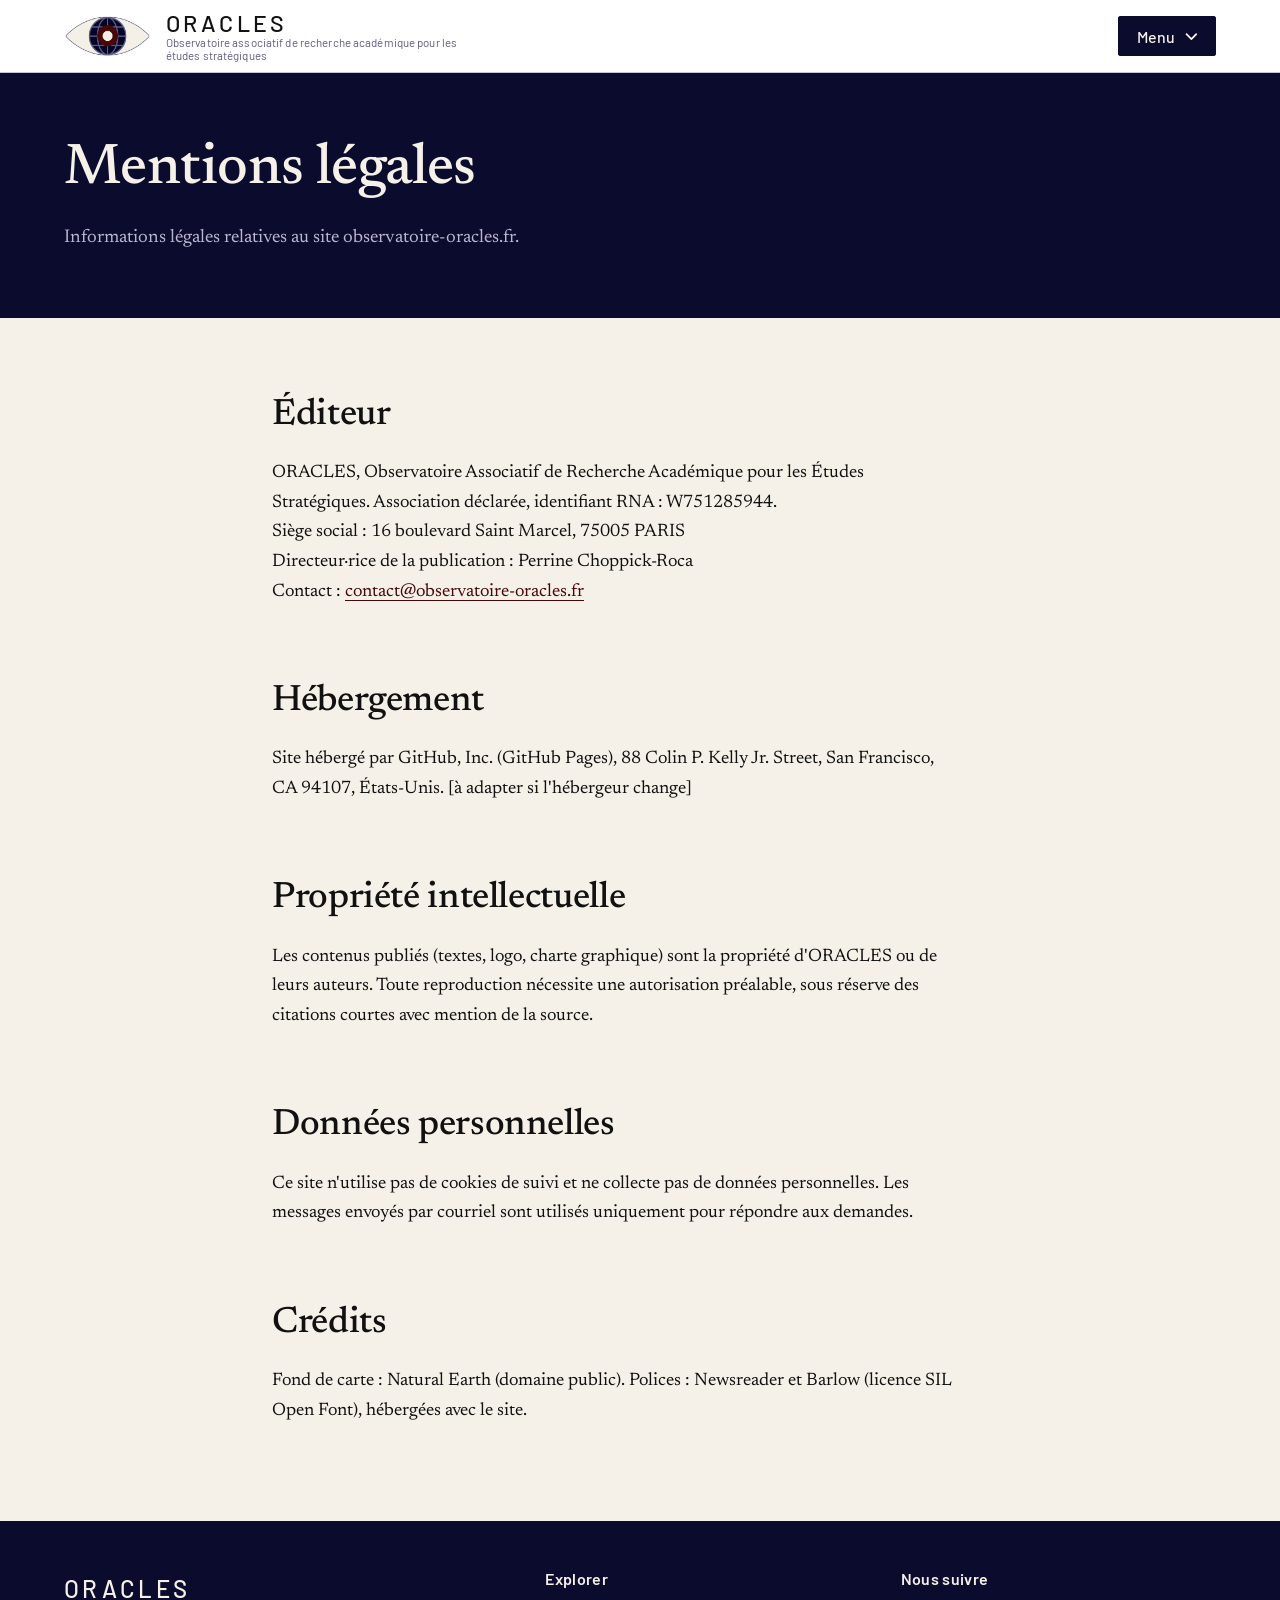
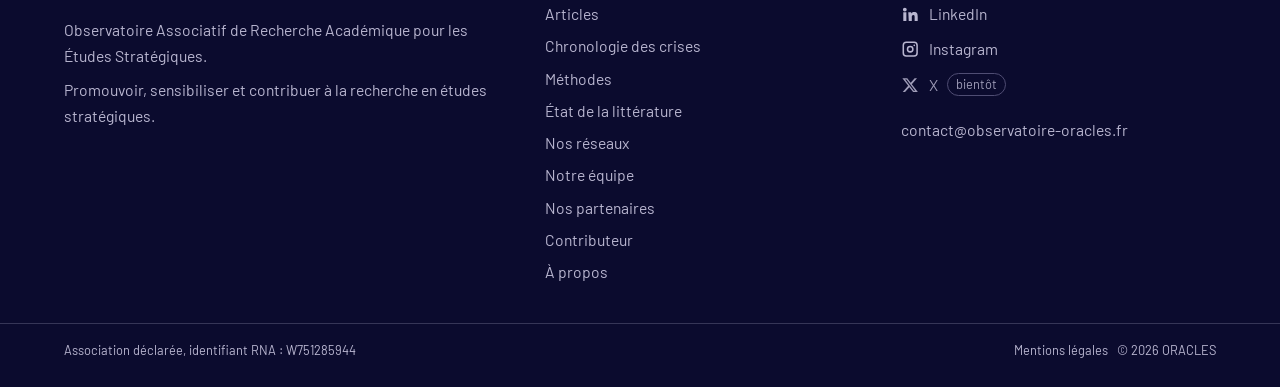
<file: mentions-legales.html>
<!DOCTYPE html>
<html lang="fr">
<head>
<meta charset="utf-8">
<meta name="viewport" content="width=device-width, initial-scale=1">
<title>Mentions légales — ORACLES</title>
<meta name="description" content="Mentions légales du site observatoire-oracles.fr.">
<meta name="theme-color" content="#0B0B2E">
<meta property="og:type" content="website">
<meta property="og:title" content="Mentions légales — ORACLES">
<meta property="og:description" content="Mentions légales du site observatoire-oracles.fr.">
<meta property="og:image" content="https://observatoire-oracles.fr/assets/logo-oracles.png">
<meta property="og:locale" content="fr_FR">
<link rel="icon" type="image/png" href="assets/favicon.png">
<link rel="stylesheet" href="css/style.css">
</head>
<body data-page="">
<div id="site-header"></div>
<div class="pagehead"><div class="wrap"><h1>Mentions légales</h1><p>Informations légales relatives au site observatoire-oracles.fr.</p></div></div>

<main id="contenu"><section class="section"><div class="wrap prose">
  <h2 style="margin-top:0">Éditeur</h2>
  <p>ORACLES, Observatoire Associatif de Recherche Académique pour les Études Stratégiques. Association déclarée, identifiant RNA : W751285944.<br>
  Siège social : 16 boulevard Saint Marcel, 75005 PARIS<br>Directeur·rice de la publication : Perrine Choppick-Roca<br>Contact : <a id="m" href="#"></a></p>
  <h2>Hébergement</h2>
  <p>Site hébergé par GitHub, Inc. (GitHub Pages), 88 Colin P. Kelly Jr. Street, San Francisco, CA 94107, États-Unis. [à adapter si l'hébergeur change]</p>
  <h2>Propriété intellectuelle</h2>
  <p>Les contenus publiés (textes, logo, charte graphique) sont la propriété d'ORACLES ou de leurs auteurs. Toute reproduction nécessite une autorisation préalable, sous réserve des citations courtes avec mention de la source.</p>
  <h2>Données personnelles</h2>
  <p>Ce site n'utilise pas de cookies de suivi et ne collecte pas de données personnelles. Les messages envoyés par courriel sont utilisés uniquement pour répondre aux demandes.</p>
  <h2>Crédits</h2>
  <p>Fond de carte : Natural Earth (domaine public). Polices : Newsreader et Barlow (licence SIL Open Font), hébergées avec le site.</p>
</div></section></main>
<div id="site-footer"></div>
<script src="js/data.js"></script>
<script src="js/travaux.js"></script>
<script src="js/main.js"></script>
<script>var a=document.getElementById("m");a.href="mailto:"+SITE.email;a.textContent=SITE.email;</script>
</body>
</html>
</file>
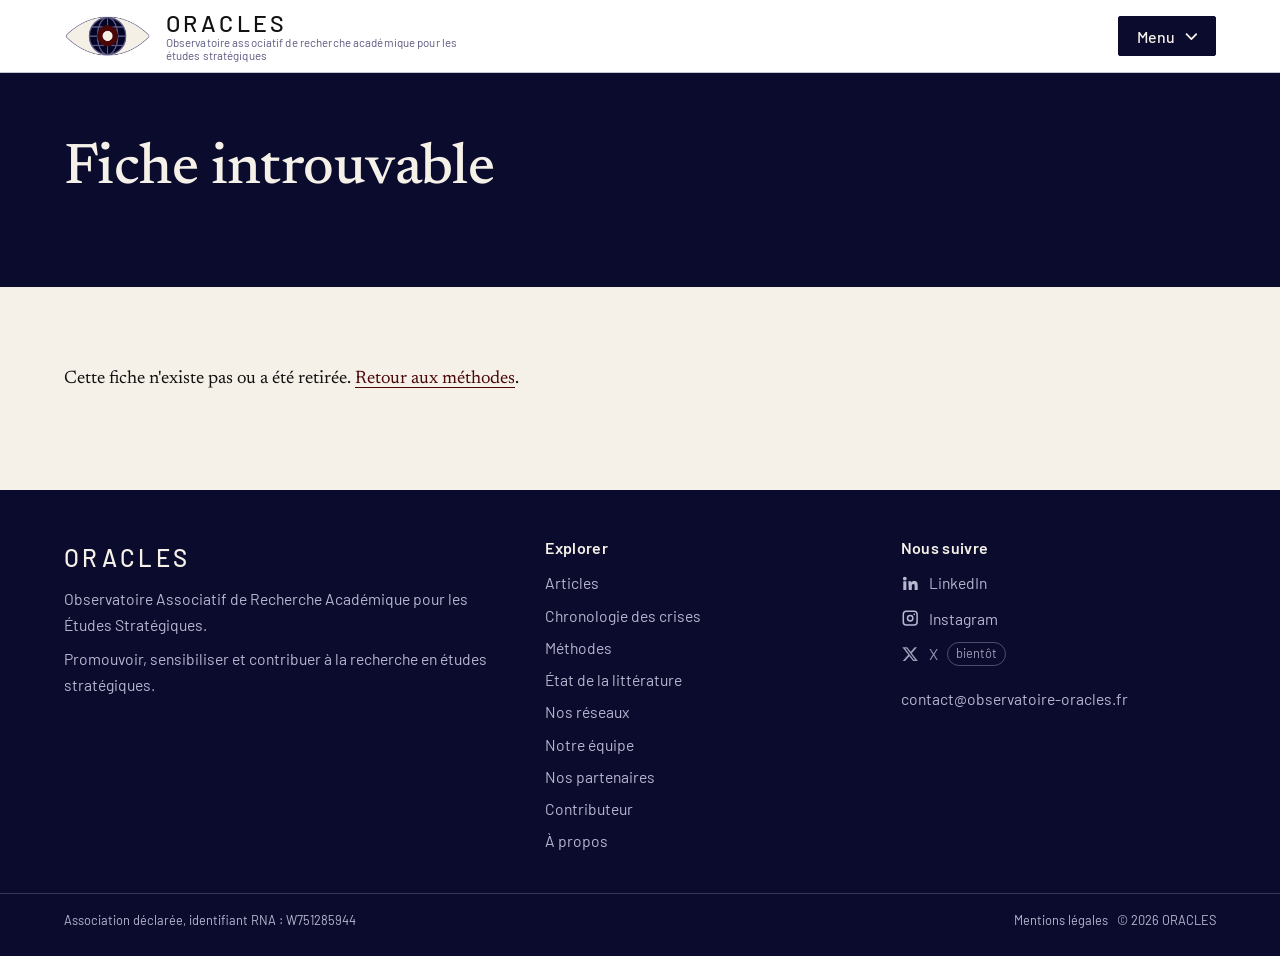
<file: methode.html>
<!DOCTYPE html>
<html lang="fr">
<head>
<meta charset="utf-8">
<meta name="viewport" content="width=device-width, initial-scale=1">
<title>Fiche méthode — ORACLES</title>
<meta name="description" content="Fiche explicative d'une méthode de recherche en études stratégiques.">
<meta name="theme-color" content="#0B0B2E">
<meta property="og:type" content="website">
<meta property="og:title" content="Fiche méthode — ORACLES">
<meta property="og:description" content="Fiche explicative d'une méthode de recherche en études stratégiques.">
<meta property="og:image" content="https://observatoire-oracles.fr/assets/logo-oracles.png">
<meta property="og:locale" content="fr_FR">
<link rel="icon" type="image/png" href="assets/favicon.png">
<link rel="stylesheet" href="css/style.css">
</head>
<body data-page="methodes">
<div id="site-header"></div>
<div class="pagehead"><div class="wrap" id="m-head"><h1>Chargement…</h1></div></div>
<main id="contenu"><section class="section"><div class="wrap"><div class="article" id="m-root"></div></div></section></main>
<div id="site-footer"></div>
<script src="js/data.js"></script>
<script src="js/travaux.js"></script>
<script src="js/methodes.js"></script>
<script src="js/vendor/purify.min.js"></script>
<script src="js/vendor/marked.min.js"></script>
<script src="js/main.js"></script>
<script src="js/methode.js"></script>
</body>
</html>
</file>
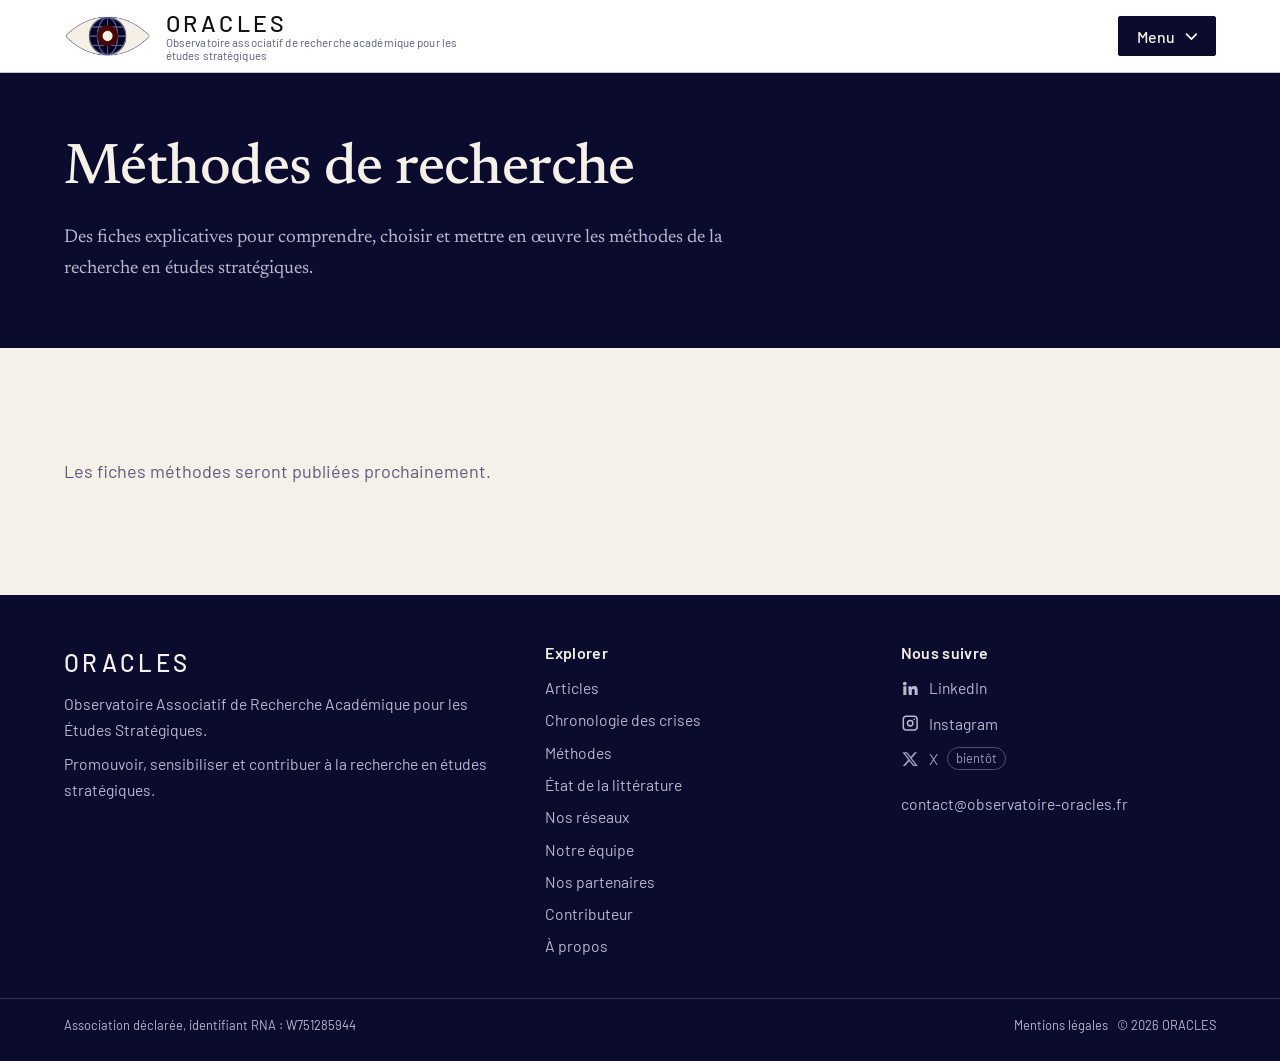
<file: methodes.html>
<!DOCTYPE html>
<html lang="fr">
<head>
<meta charset="utf-8">
<meta name="viewport" content="width=device-width, initial-scale=1">
<title>Méthodes — ORACLES</title>
<meta name="description" content="Comparer les méthodes de la recherche en études stratégiques : questions, données, forces, limites et difficulté.">
<meta name="theme-color" content="#0B0B2E">
<meta property="og:type" content="website">
<meta property="og:title" content="Méthodes — ORACLES">
<meta property="og:description" content="Comparer les méthodes de la recherche en études stratégiques : questions, données, forces, limites et difficulté.">
<meta property="og:image" content="https://observatoire-oracles.fr/assets/logo-oracles.png">
<meta property="og:locale" content="fr_FR">
<link rel="icon" type="image/png" href="assets/favicon.png">
<link rel="stylesheet" href="css/style.css">
</head>
<body data-page="methodes">
<div id="site-header"></div>
<div class="pagehead"><div class="wrap"><h1>Méthodes de recherche</h1><p>Des fiches explicatives pour comprendre, choisir et mettre en œuvre les méthodes de la recherche en études stratégiques.</p></div></div>

<main id="contenu"><section class="section"><div class="wrap">
  <div class="filters">
    <input type="search" id="q" placeholder="Rechercher une méthode" aria-label="Rechercher une méthode">
    <select id="lvl" aria-label="Filtrer par niveau de difficulté">
      <option value="">Tous les niveaux</option>
      <option value="1">Niveau 1 : accessible dès la licence</option>
      <option value="2">Niveau 2 : demande un peu d'expérience</option>
      <option value="3">Niveau 3 : demande un accompagnement</option>
    </select>
  </div>
  <ul class="fiches" id="fiches"></ul>
</div></section></main>
<div id="site-footer"></div>
<script src="js/data.js"></script>
<script src="js/travaux.js"></script>
<script src="js/methodes.js"></script>
<script src="js/main.js"></script>
</body>
</html>
</file>
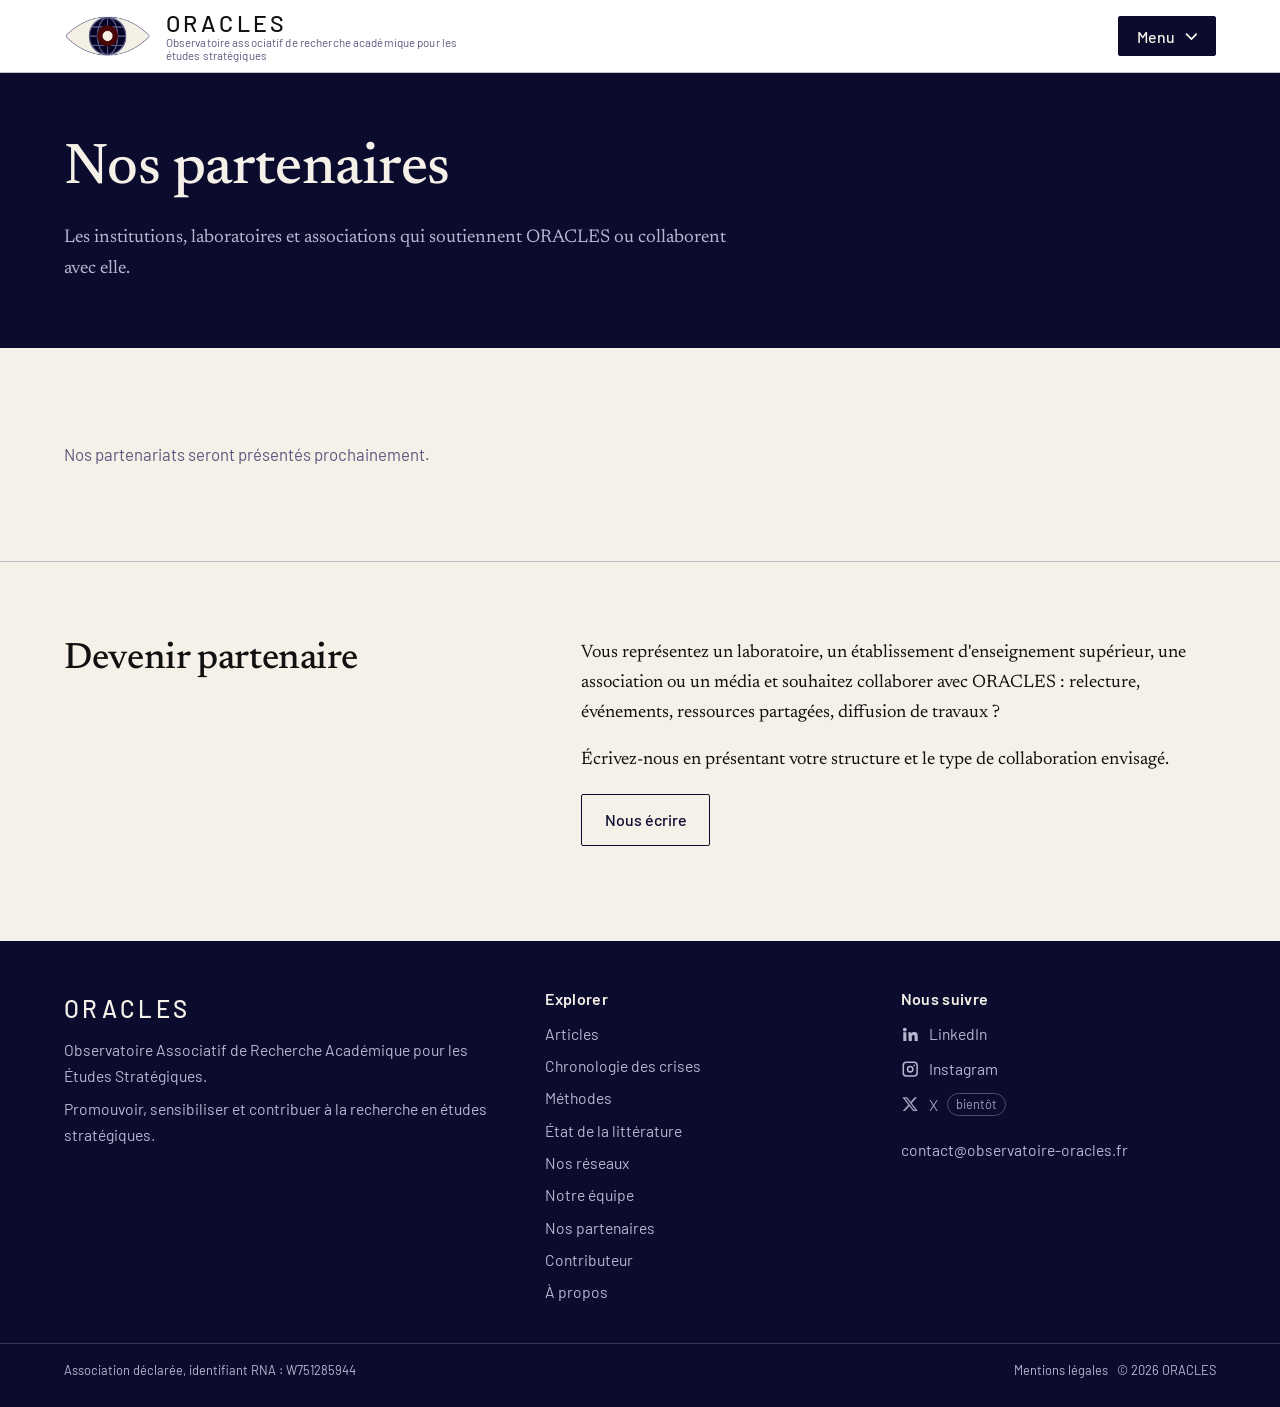
<file: partenaires.html>
<!DOCTYPE html>
<html lang="fr">
<head>
<meta charset="utf-8">
<meta name="viewport" content="width=device-width, initial-scale=1">
<title>Nos partenaires — ORACLES</title>
<meta name="description" content="Les institutions, laboratoires et associations partenaires d'ORACLES.">
<meta name="theme-color" content="#0B0B2E">
<meta property="og:type" content="website">
<meta property="og:title" content="Nos partenaires — ORACLES">
<meta property="og:description" content="Les institutions, laboratoires et associations partenaires d'ORACLES.">
<meta property="og:image" content="https://observatoire-oracles.fr/assets/logo-oracles.png">
<meta property="og:locale" content="fr_FR">
<link rel="icon" type="image/png" href="assets/favicon.png">
<link rel="stylesheet" href="css/style.css">
</head>
<body data-page="partenaires">
<div id="site-header"></div>
<div class="pagehead"><div class="wrap"><h1>Nos partenaires</h1><p>Les institutions, laboratoires et associations qui soutiennent ORACLES ou collaborent avec elle.</p></div></div>

<main id="contenu">
<section class="section"><div class="wrap"><ul class="partners" id="partners"></ul></div></section>
<section class="section"><div class="wrap two-col">
  <div><h2>Devenir partenaire</h2></div>
  <div class="prose">
    <p>Vous représentez un laboratoire, un établissement d'enseignement supérieur, une association ou un média et souhaitez collaborer avec ORACLES : relecture, événements, ressources partagées, diffusion de travaux ?</p>
    <p>Écrivez-nous en présentant votre structure et le type de collaboration envisagé.</p>
    <p><a class="btn btn--encre" id="mail-part" href="#">Nous écrire</a></p>
  </div>
</div></section></main>
<div id="site-footer"></div>
<script src="js/data.js"></script>
<script src="js/travaux.js"></script>
<script src="js/main.js"></script>
<script>document.getElementById("mail-part").href="mailto:"+SITE.email+"?subject=Partenariat%20ORACLES";</script>
</body>
</html>
</file>
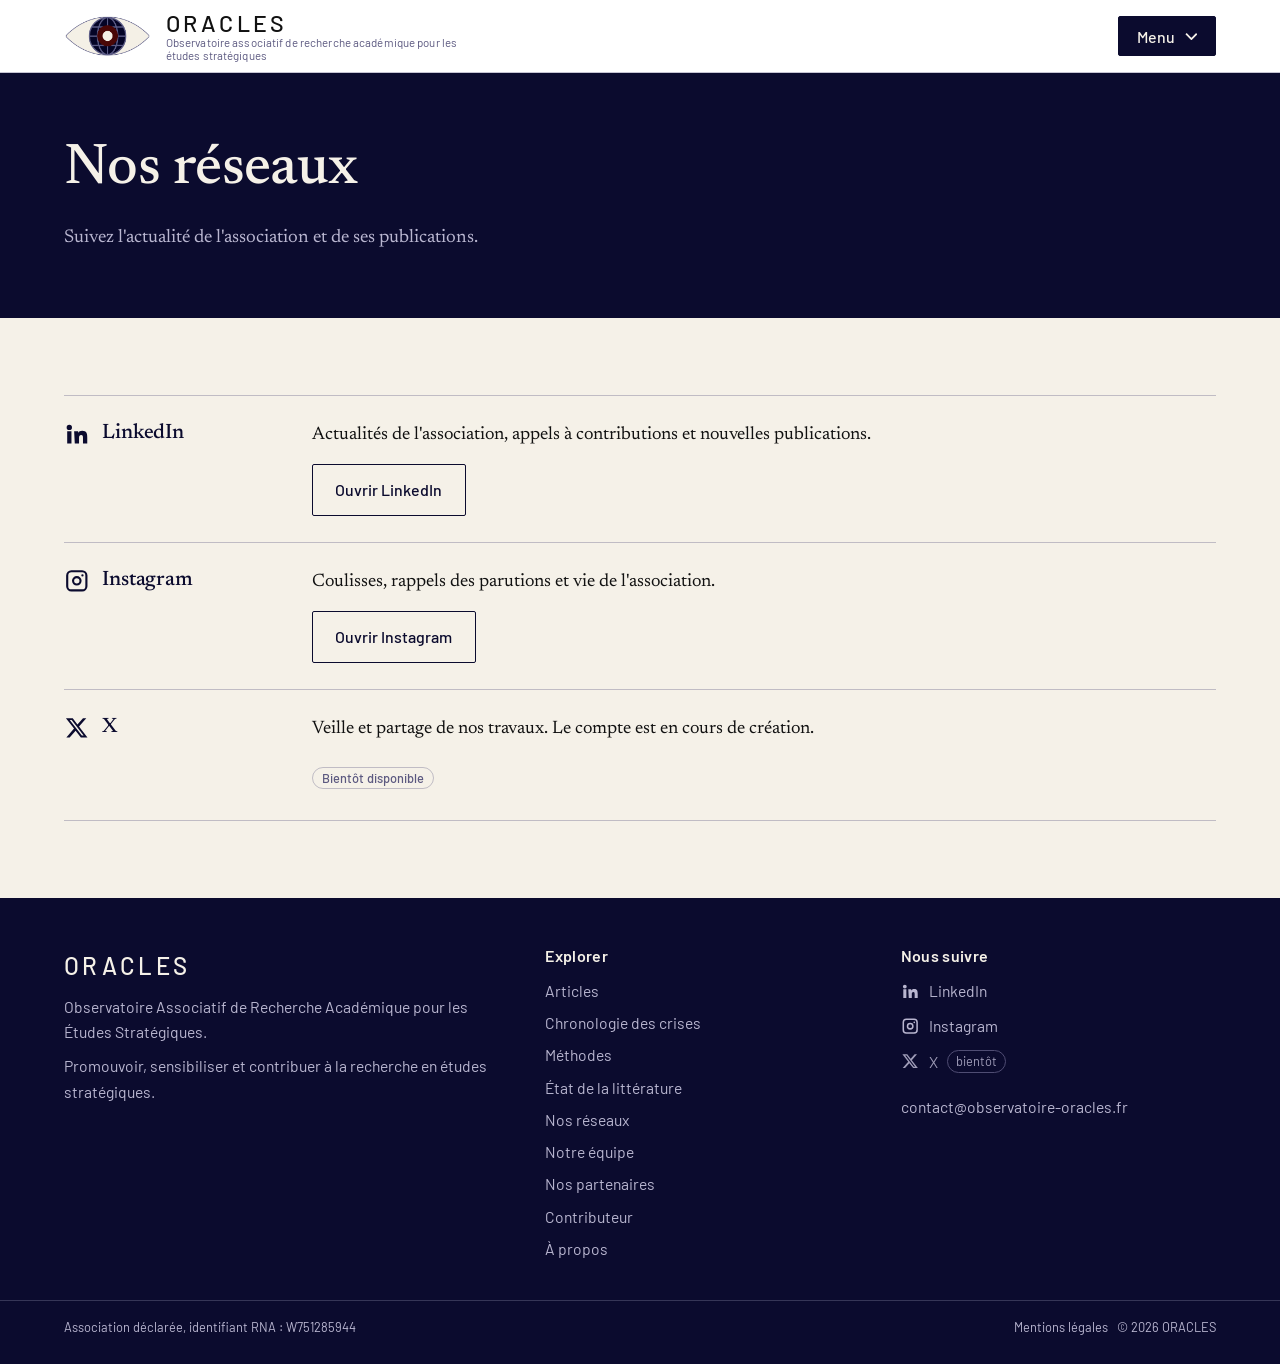
<file: reseaux.html>
<!DOCTYPE html>
<html lang="fr">
<head>
<meta charset="utf-8">
<meta name="viewport" content="width=device-width, initial-scale=1">
<title>Nos réseaux — ORACLES</title>
<meta name="description" content="Suivez ORACLES sur LinkedIn, Instagram et X.">
<meta name="theme-color" content="#0B0B2E">
<meta property="og:type" content="website">
<meta property="og:title" content="Nos réseaux — ORACLES">
<meta property="og:description" content="Suivez ORACLES sur LinkedIn, Instagram et X.">
<meta property="og:image" content="https://observatoire-oracles.fr/assets/logo-oracles.png">
<meta property="og:locale" content="fr_FR">
<link rel="icon" type="image/png" href="assets/favicon.png">
<link rel="stylesheet" href="css/style.css">
</head>
<body data-page="reseaux">
<div id="site-header"></div>
<div class="pagehead"><div class="wrap"><h1>Nos réseaux</h1><p>Suivez l'actualité de l'association et de ses publications.</p></div></div>

<main id="contenu"><section class="section"><div class="wrap"><ul class="rs-list" id="reseaux"></ul></div></section></main>
<div id="site-footer"></div>
<script src="js/data.js"></script>
<script src="js/travaux.js"></script>
<script src="js/main.js"></script>
</body>
</html>
</file>
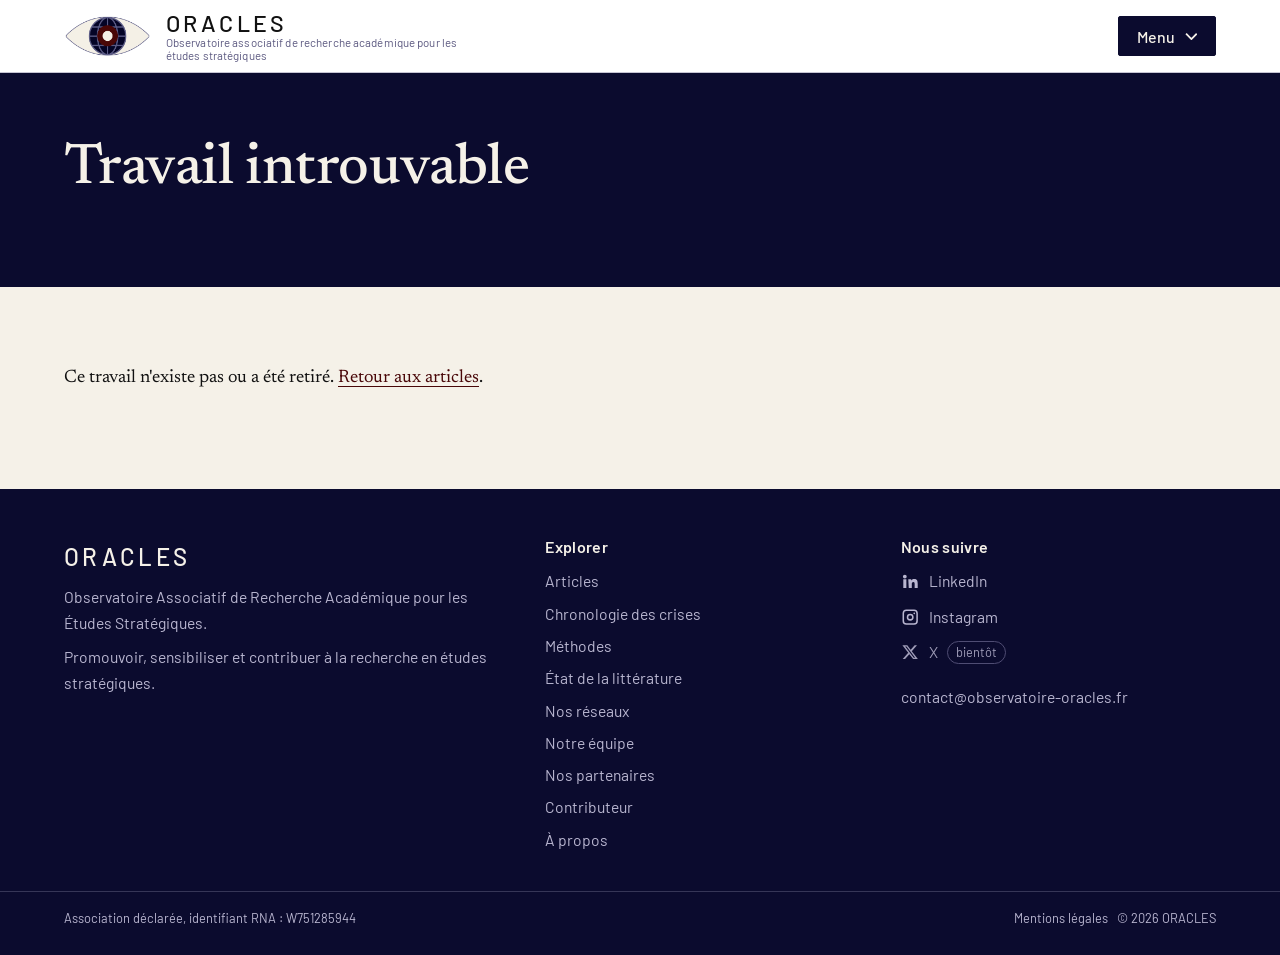
<file: texte.html>
<!DOCTYPE html>
<html lang="fr">
<head>
<meta charset="utf-8">
<meta name="viewport" content="width=device-width, initial-scale=1">
<title>Travail — ORACLES</title>
<meta name="description" content="Lecture d'un travail publié par ORACLES.">
<meta name="theme-color" content="#0B0B2E">
<meta property="og:type" content="website">
<meta property="og:title" content="Travail — ORACLES">
<meta property="og:description" content="Lecture d'un travail publié par ORACLES.">
<meta property="og:image" content="https://observatoire-oracles.fr/assets/logo-oracles.png">
<meta property="og:locale" content="fr_FR">
<link rel="icon" type="image/png" href="assets/favicon.png">
<link rel="stylesheet" href="css/style.css">
</head>
<body data-page="articles">
<div id="site-header"></div>
<div class="pagehead"><div class="wrap" id="texte-head"><h1>Chargement…</h1></div></div>
<main id="contenu"><section class="section"><div class="wrap" id="texte-root"></div></section></main>
<div id="site-footer"></div>
<script src="js/data.js"></script>
<script src="js/travaux.js"></script>
<script src="js/vendor/purify.min.js"></script>
<script src="js/main.js"></script>
<script src="js/texte.js"></script>
</body>
</html>
</file>
<file: css/style.css>
/* Polices hébergées avec le site (aucune dépendance externe) */
@font-face{font-family:"Newsreader";font-style:normal;font-weight:400;font-display:swap;src:url(../assets/fonts/newsreader-latin-400-normal.woff2) format("woff2")}
@font-face{font-family:"Newsreader";font-style:normal;font-weight:500;font-display:swap;src:url(../assets/fonts/newsreader-latin-500-normal.woff2) format("woff2")}
@font-face{font-family:"Newsreader";font-style:normal;font-weight:600;font-display:swap;src:url(../assets/fonts/newsreader-latin-600-normal.woff2) format("woff2")}
@font-face{font-family:"Newsreader";font-style:italic;font-weight:400;font-display:swap;src:url(../assets/fonts/newsreader-latin-400-italic.woff2) format("woff2")}
@font-face{font-family:"Barlow";font-style:normal;font-weight:400;font-display:swap;src:url(../assets/fonts/barlow-latin-400-normal.woff2) format("woff2")}
@font-face{font-family:"Barlow";font-style:normal;font-weight:500;font-display:swap;src:url(../assets/fonts/barlow-latin-500-normal.woff2) format("woff2")}
@font-face{font-family:"Barlow";font-style:normal;font-weight:600;font-display:swap;src:url(../assets/fonts/barlow-latin-600-normal.woff2) format("woff2")}
/* ORACLES — feuille de style
   Palette issue de la charte graphique (identité chromatique). */
:root{
  --nuit:#0B0B2E;
  --mauve:#5C5980;
  --bordeaux:#490708;
  --ivoire:#F5F1E8;
  --encre:#111111;
  --blanc:#FFFFFF;
  /* teintes dérivées */
  --mauve-clair:#B9B6D0;      /* texte secondaire sur fond nuit */
  --mauve-pale:#E4E1EA;       /* aplats légers sur ivoire */
  --filet:rgba(92,89,128,.35);
  --serif:"Newsreader","Iowan Old Style","Palatino Linotype",Georgia,serif;
  --sans:"Barlow","DIN Alternate","Segoe UI",system-ui,-apple-system,sans-serif;
  --col:72rem;
}
*,*::before,*::after{box-sizing:border-box}
html{scroll-behavior:smooth;-webkit-text-size-adjust:100%}
body{margin:0;background:var(--ivoire);color:var(--encre);font-family:var(--serif);font-size:1.125rem;line-height:1.65;text-rendering:optimizeLegibility}
img,svg{max-width:100%;display:block}
a{color:var(--bordeaux);text-underline-offset:.2em;text-decoration-thickness:1px}
a:hover{color:var(--nuit)}
:focus-visible{outline:3px solid var(--mauve);outline-offset:3px;border-radius:2px}
.on-dark :focus-visible,.site-footer :focus-visible,.pagehead :focus-visible,.hero :focus-visible{outline-color:var(--ivoire)}
.skip{position:absolute;left:-999px;top:0;background:var(--nuit);color:var(--ivoire);padding:.6rem 1rem;z-index:100;font-family:var(--sans)}
.skip:focus{left:0}
.wrap{width:min(100% - 2.5rem,var(--col));margin-inline:auto}
h1,h2,h3,h4{font-family:var(--serif);font-weight:500;line-height:1.15;letter-spacing:-.01em;margin:0 0 .6em;text-wrap:balance}
h1{font-size:clamp(2.2rem,4.6vw,3.6rem)}
h2{font-size:clamp(1.7rem,3vw,2.3rem)}
h3{font-size:1.3rem}
p{margin:0 0 1em;max-width:68ch}
.sans{font-family:var(--sans)}
.muted{color:var(--mauve)}

/* ---------- En-tête ---------- */
.site-header{background:var(--blanc);border-bottom:1px solid var(--filet);position:sticky;top:0;z-index:50}
.site-header .wrap{display:flex;align-items:center;justify-content:space-between;gap:1.5rem;min-height:4.5rem}
.brand{display:flex;align-items:center;gap:.9rem;text-decoration:none;color:var(--encre)}
.brand img{height:2.6rem;width:auto}
.brand-text{display:flex;flex-direction:column;line-height:1.1;font-family:var(--sans)}
.brand-text strong{font-size:1.45rem;font-weight:500;letter-spacing:.14em}
.brand-text span{font-size:.72rem;color:var(--mauve);max-width:19rem;font-weight:400;letter-spacing:.01em}
.menu{position:relative}
.menu-btn{display:inline-flex;align-items:center;gap:.6rem;background:var(--nuit);color:var(--ivoire);border:1px solid var(--nuit);font:500 1rem var(--sans);padding:.6rem 1.1rem;border-radius:2px;cursor:pointer}
.menu-btn:hover{background:var(--bordeaux);border-color:var(--bordeaux)}
.menu-btn .chev{width:.8rem;height:.55rem;transition:transform .2s}
.menu-btn[aria-expanded="true"] .chev{transform:rotate(180deg)}
.nav{position:absolute;right:0;top:calc(100% + .7rem);min-width:18rem;max-width:calc(100vw - 2.5rem);background:var(--blanc);border:1px solid var(--filet);border-top:3px solid var(--bordeaux);box-shadow:0 12px 30px rgba(11,11,46,.18);display:flex;flex-direction:column;padding:.4rem 0;font-family:var(--sans);font-size:1.02rem;font-weight:500}
.nav[hidden]{display:none}
.nav a{padding:.8rem 1.3rem;color:var(--encre);text-decoration:none;border-left:3px solid transparent}
.nav a:hover,.nav a:focus-visible{background:var(--mauve-pale);color:var(--bordeaux)}
.nav a[aria-current="page"]{border-left-color:var(--bordeaux);color:var(--bordeaux);background:var(--ivoire)}

/* ---------- Hero ---------- */
.hero{background:var(--nuit) url(../assets/hero-fond.svg) center/cover no-repeat;color:var(--ivoire);overflow:hidden;position:relative}
.hero .wrap{display:grid;grid-template-columns:minmax(0,1fr) minmax(0,1.15fr);gap:3rem;align-items:center;padding-block:clamp(3rem,7vw,6rem)}
.hero h1{font-size:clamp(2.3rem,4.8vw,4rem);margin-bottom:.5em}
.hero p{color:var(--mauve-clair);font-size:1.2rem}
.hero-actions{display:flex;flex-wrap:wrap;gap:.8rem;margin-top:1.8rem}
.hero-map{display:block;color:inherit;text-decoration:none}
.hero-map svg{width:100%;height:auto}
.hero-map .map-caption{font-family:var(--sans);font-size:.85rem;color:var(--mauve-clair);margin-top:.4rem}
.btn{display:inline-block;font-family:var(--sans);font-weight:500;font-size:1rem;padding:.75rem 1.4rem;border:1px solid var(--ivoire);color:var(--ivoire);background:transparent;text-decoration:none;border-radius:2px;cursor:pointer;transition:background .15s,color .15s}
.btn:hover{background:var(--ivoire);color:var(--nuit)}
.btn--plein{background:var(--ivoire);color:var(--nuit)}
.btn--plein:hover{background:var(--blanc)}
.btn--encre{border-color:var(--nuit);color:var(--nuit)}
.btn--encre:hover{background:var(--nuit);color:var(--ivoire)}

/* ---------- Sections ---------- */
.section{padding-block:clamp(2.8rem,6vw,5rem)}
.section + .section{border-top:1px solid var(--filet)}
.section-head{display:flex;justify-content:space-between;align-items:baseline;gap:1rem;margin-bottom:1.8rem;flex-wrap:wrap}
.section-head h2{margin:0}
.section-head a{font-family:var(--sans);font-weight:500}
.mission{display:grid;grid-template-columns:repeat(3,1fr);gap:0}
.mission>div{padding:0 2rem;border-left:1px solid var(--filet)}
.mission>div:first-child{padding-left:0;border-left:0}
.mission h3{font-size:1.6rem;color:var(--bordeaux)}
.mission p{margin:0;font-size:1.05rem}
.two-col{display:grid;grid-template-columns:minmax(0,1fr) minmax(0,1.4fr);gap:clamp(2rem,5vw,4.5rem);align-items:start}
.formats{list-style:none;margin:0;padding:0;border-top:1px solid var(--filet)}
.formats li{display:grid;grid-template-columns:14rem minmax(0,1fr);gap:1.5rem;padding:1.3rem 0;border-bottom:1px solid var(--filet)}
.formats h3{margin:0;font-size:1.35rem}
.formats h3 a{color:var(--nuit);text-decoration:none}
.formats h3 a:hover{color:var(--bordeaux);text-decoration:underline}
.formats p{margin:0;font-size:1.02rem}
.band{background:var(--bordeaux);color:var(--ivoire)}
.band .wrap{display:flex;gap:2rem;align-items:center;justify-content:space-between;flex-wrap:wrap;padding-block:3rem}
.band h2{margin:0 0 .3em;font-size:1.9rem}
.band p{margin:0;color:#E6D9D2}

/* ---------- En-tête de page ---------- */
.pagehead{background:var(--nuit);color:var(--ivoire);padding-block:clamp(2.5rem,5vw,4rem)}
.pagehead h1{margin-bottom:.35em}
.pagehead p{color:var(--mauve-clair);margin:0;font-size:1.15rem}

/* ---------- Filtres ---------- */
.filters{display:flex;flex-wrap:wrap;gap:.8rem;align-items:center;margin-bottom:1.8rem;font-family:var(--sans)}
.filters input,.filters select{font:inherit;font-size:1rem;padding:.6rem .8rem;border:1px solid var(--mauve);border-radius:2px;background:var(--blanc);color:var(--encre);min-width:0}
.filters input{flex:1 1 16rem}
.chip{font:500 .95rem var(--sans);padding:.4rem .9rem;border:1px solid var(--mauve);background:transparent;color:var(--nuit);border-radius:999px;cursor:pointer}
.chip[aria-pressed="true"]{background:var(--nuit);color:var(--ivoire);border-color:var(--nuit)}
.chip:hover{border-color:var(--bordeaux)}

/* ---------- Liste de travaux ---------- */
.works{list-style:none;margin:0;padding:0;border-top:1px solid var(--filet)}
.work{display:grid;grid-template-columns:10rem minmax(0,1fr);gap:1.5rem;padding:1.5rem 0;border-bottom:1px solid var(--filet)}
.work-meta{font-family:var(--sans);font-size:.92rem;color:var(--mauve);line-height:1.4}
.work-meta b{display:block;color:var(--nuit);font-weight:600;font-size:.98rem}
.work h3{margin:0 0 .25em;font-size:1.4rem}
.work h3 a{color:var(--nuit);text-decoration:none}
.work h3 a:hover{color:var(--bordeaux);text-decoration:underline}
.work .who{font-style:italic;color:var(--mauve);margin:0 0 .5em}
.work .sum{margin:0;font-size:1.02rem}
.tag{display:inline-block;font:500 .8rem var(--sans);padding:.1rem .55rem;border:1px solid var(--filet);border-radius:999px;color:var(--mauve);margin-right:.3rem;margin-top:.6rem}
.tag--ex{border-color:var(--bordeaux);color:var(--bordeaux)}
.empty{font-family:var(--sans);color:var(--mauve);padding:2rem 0}

/* ---------- Carte ---------- */
.map-layout{display:grid;grid-template-columns:minmax(0,1.5fr) minmax(0,1fr);gap:2rem;align-items:start}
.map-box{background:var(--blanc);border:1px solid var(--filet);padding:1rem;position:relative}
.map-box svg{width:100%;height:auto}
.zone{cursor:pointer;outline:none}
.zone path{fill:var(--mauve);fill-opacity:.38;stroke:var(--blanc);stroke-width:.6;transition:fill-opacity .15s,fill .15s}
.zone:hover path,.zone:focus-visible path{fill-opacity:.7}
.zone[aria-pressed="true"] path{fill:var(--bordeaux);fill-opacity:.9}
.zone:focus-visible path{stroke:var(--nuit);stroke-width:1.2}
.marker{pointer-events:none}
.marker circle{fill:var(--nuit);stroke:var(--ivoire);stroke-width:2.5;r:16px}
.marker text{fill:var(--ivoire);font:600 16px var(--sans);text-anchor:middle;dominant-baseline:central}
.zone[aria-pressed="true"]+.marker circle{fill:var(--ivoire);stroke:var(--bordeaux)}
.zone[aria-pressed="true"]+.marker text{fill:var(--bordeaux)}
.map-tip{position:absolute;pointer-events:none;background:var(--nuit);color:var(--ivoire);font:500 .85rem var(--sans);padding:.3rem .6rem;border-radius:2px;transform:translate(-50%,-140%);white-space:nowrap;opacity:0;transition:opacity .1s}
.map-tip.on{opacity:1}
.zone-buttons{display:flex;flex-wrap:wrap;gap:.5rem;margin-top:1rem}
.panel{background:var(--blanc);border:1px solid var(--filet);padding:1.5rem;position:sticky;top:5.5rem}
.panel h2{font-size:1.6rem;margin-bottom:.3em}
.panel .intro{font-size:1rem;color:var(--mauve);margin-bottom:1rem}
.panel .filters{margin-bottom:1rem}
.panel .work{grid-template-columns:1fr;gap:.3rem;padding:1rem 0}
.panel .work h3{font-size:1.15rem}
.panel .works{max-height:34rem;overflow:auto}

/* ---------- Chronologie ---------- */
.chrono-list{display:flex;flex-wrap:wrap;gap:.6rem;margin-bottom:2rem}
.timeline{list-style:none;margin:0;padding:0 0 0 0;position:relative}
.timeline::before{content:"";position:absolute;left:9.2rem;top:.4rem;bottom:.4rem;width:2px;background:var(--filet)}
.tl{display:grid;grid-template-columns:8rem minmax(0,1fr);gap:2.4rem;padding:0 0 2rem;position:relative}
.tl::before{content:"";position:absolute;left:8.7rem;top:.55rem;width:1.1rem;height:1.1rem;border-radius:50%;background:var(--ivoire);border:3px solid var(--mauve)}
.tl[data-phase="pic"]::before{background:var(--bordeaux);border-color:var(--bordeaux)}
.tl time{font:600 1rem var(--sans);color:var(--nuit);text-align:right;padding-top:.15rem}
.tl h3{margin:0 0 .2em;font-size:1.3rem}
.tl p{margin:0 0 .4em;font-size:1.02rem}
.phase{font:500 .8rem var(--sans);color:var(--mauve)}
.chrono-meta{background:var(--blanc);border:1px solid var(--filet);padding:1.2rem 1.5rem;margin-bottom:2.2rem;font-family:var(--sans)}
.chrono-meta p{margin:0 0 .3em;max-width:none}

/* ---------- Méthodes ---------- */
.table-scroll{overflow-x:auto;border:1px solid var(--filet);background:var(--blanc)}
table.compare{border-collapse:collapse;width:100%;min-width:42rem;font-size:1rem}
.compare th,.compare td{padding:1rem 1.1rem;text-align:left;vertical-align:top;border-bottom:1px solid var(--filet)}
.compare thead th{background:var(--nuit);color:var(--ivoire);font-family:var(--serif);font-weight:500;font-size:1.2rem}
.compare tbody th{font:600 .95rem var(--sans);color:var(--mauve);width:11rem;background:var(--mauve-pale)}
.compare td{line-height:1.5}
.level{font-family:var(--sans);font-weight:600;color:var(--bordeaux);letter-spacing:.1em}

/* ---------- Contributeurs ---------- */
.people{list-style:none;margin:0;padding:0;display:grid;grid-template-columns:repeat(auto-fill,minmax(15rem,1fr));gap:2rem 1.6rem}
.person{border-top:2px solid var(--nuit);padding-top:1rem}
.avatar{width:5.5rem;height:5.5rem;border-radius:50%;overflow:hidden;background:var(--mauve);color:var(--ivoire);display:grid;place-items:center;font:500 1.6rem var(--sans);margin-bottom:.9rem}
.avatar img{width:100%;height:100%;object-fit:cover;display:block}
.person .profil{display:inline-flex;align-items:center;gap:.45rem;margin-top:.7rem;font:500 .92rem var(--sans)}
.person .profil svg{width:1.05rem;height:1.05rem;fill:currentColor}
.sr-only{position:absolute;width:1px;height:1px;overflow:hidden;clip:rect(0 0 0 0);white-space:nowrap}
.person h3{margin:0;font-size:1.25rem}
.person .role{font:500 .95rem var(--sans);color:var(--bordeaux);margin:.1rem 0 .4rem}
.person p{font-size:.98rem;margin:0}

/* ---------- Nos réseaux ---------- */
.rs-list{list-style:none;margin:0;padding:0;border-top:1px solid var(--filet)}
.formats-row{display:grid;grid-template-columns:14rem minmax(0,1fr);gap:1.5rem;padding:1.6rem 0;border-bottom:1px solid var(--filet);align-items:start}
.rs-name{display:flex;align-items:center;gap:.8rem;color:var(--nuit)}
.rs-name svg{width:1.6rem;height:1.6rem;fill:currentColor}
.rs-name h3{margin:0}
.formats-row p{margin:0 0 .8rem}
@media (max-width:60rem){.formats-row{grid-template-columns:1fr;gap:.6rem}}

/* ---------- Texte ---------- */
.prose{max-width:46rem}
.prose h2{margin-top:2em}
.prose ul{padding-left:1.2em}
.prose li{margin-bottom:.4em}
.logo-big{width:min(100%,26rem);margin-bottom:2rem;background:var(--blanc);padding:1rem;border:1px solid var(--filet)}

/* ---------- Pied de page ---------- */
.site-footer{background:var(--nuit);color:var(--mauve-clair);font-family:var(--sans);font-size:.98rem}
.site-footer .wrap{display:grid;grid-template-columns:1.4fr 1fr 1fr;gap:2.5rem;padding-block:3rem 2rem}
.site-footer h2{font:600 1rem var(--sans);color:var(--ivoire);margin:0 0 .8rem;letter-spacing:.02em}
.site-footer a{color:var(--mauve-clair);text-decoration:none}
.site-footer a:hover{color:var(--blanc);text-decoration:underline}
.site-footer ul{list-style:none;padding:0;margin:0}
.site-footer li{margin-bottom:.4rem}
.foot-brand strong{display:block;font-size:1.5rem;font-weight:500;letter-spacing:.14em;color:var(--ivoire)}
.foot-brand p{margin:.5rem 0 0;max-width:28rem}
.social a{display:inline-flex;align-items:center;gap:.6rem}
.social svg{width:1.15rem;height:1.15rem;fill:currentColor}
.soon{font-size:.8rem;border:1px solid var(--mauve);border-radius:999px;padding:0 .5rem;color:var(--mauve-clair)}
.legal{border-top:1px solid rgba(185,182,208,.25);font-size:.8rem;padding-block:1rem 1.6rem}
.legal .wrap{display:flex;justify-content:space-between;gap:1rem;flex-wrap:wrap;padding-block:0;grid-template-columns:none}

/* ---------- Animation d'ouverture (une seule) ---------- */
@keyframes surgir{from{opacity:0}to{opacity:1}}
.hero-map .zone path{animation:surgir .9s ease both;animation-delay:calc(var(--i,0)*.14s)}
.hero-map .zone path{fill-opacity:.55}
.hero-map .zone:hover path{fill-opacity:.55}
.hero-map .marker circle{fill:var(--bordeaux);stroke:var(--ivoire)}
.hero-map .marker{animation:surgir .6s ease both;animation-delay:1.4s}
.hero-map .zone path{stroke:var(--nuit)}
@media (prefers-reduced-motion:reduce){*{animation:none!important;transition:none!important}html{scroll-behavior:auto}}

/* ---------- Adaptation mobile ---------- */
@media (max-width:48rem){.brand-text span{display:none}}
@media (max-width:60rem){
  .hero .wrap,.two-col,.map-layout{grid-template-columns:1fr}
  .mission{grid-template-columns:1fr;gap:1.6rem}
  .mission>div{padding:0;border-left:0;border-top:1px solid var(--filet);padding-top:1.2rem}
  .mission>div:first-child{border-top:0;padding-top:0}
  .formats li,.work{grid-template-columns:1fr;gap:.4rem}
  .panel{position:static}
  .site-footer .wrap{grid-template-columns:1fr}
  .timeline::before{left:.55rem}
  .tl{grid-template-columns:1fr;gap:.2rem;padding-left:2rem}
  .tl::before{left:0}
  .tl time{text-align:left}
}
@media print{.site-header,.site-footer,.filters{display:none}body{background:#fff}}

/* ---------- Lecture d'un travail ---------- */
.article-meta{margin-bottom:1rem}
.article-resume{font-size:1.2rem;font-style:italic;color:var(--mauve);border-left:3px solid var(--bordeaux);padding-left:1.2rem;max-width:46rem}
.article{max-width:46rem;line-height:1.75}
.article h2{margin-top:2em;font-size:1.7rem}
.article h3{margin-top:1.6em}
.article blockquote{margin:1.5em 0;padding-left:1.2rem;border-left:3px solid var(--filet);color:var(--mauve);font-style:italic}
.article img{height:auto;margin:1.5em 0}
.article table{border-collapse:collapse;width:100%;margin:1.5em 0;font-size:.95rem}
.article th,.article td{border:1px solid var(--filet);padding:.5rem .7rem;text-align:left}
.cite{max-width:46rem;margin-top:3rem;padding:1.3rem 1.5rem;background:var(--blanc);border:1px solid var(--filet);font-family:var(--sans);font-size:.95rem}
.cite p{margin:.4rem 0 1rem}
.cite .btn{margin-right:.6rem;margin-bottom:.4rem}

/* ---------- Administration ---------- */
.adm-grid{display:grid;grid-template-columns:minmax(0,1.5fr) minmax(0,1fr);gap:2rem;align-items:start}
.adm-card{background:var(--blanc);border:1px solid var(--filet);padding:1.5rem;margin-bottom:1.5rem;font-family:var(--sans)}
.adm-card h2{font-family:var(--serif);font-size:1.5rem;margin-bottom:.8rem}
.adm-card label{display:block;font-weight:600;font-size:.92rem;margin:.9rem 0 .25rem;color:var(--nuit)}
.adm-card input[type=text],.adm-card input[type=date],.adm-card input[type=password],.adm-card select,.adm-card textarea{width:100%;font:inherit;font-size:1rem;padding:.6rem .7rem;border:1px solid var(--mauve);border-radius:2px;background:var(--blanc);color:var(--encre)}
.adm-card textarea{min-height:16rem;font-family:ui-monospace,Menlo,Consolas,monospace;font-size:.92rem;line-height:1.5}
.adm-card .row{display:grid;grid-template-columns:1fr 1fr;gap:1rem}
.adm-card .hint{font-size:.85rem;color:var(--mauve);margin:.3rem 0 0;max-width:none}
.adm-card .check{display:flex;gap:.5rem;align-items:center;font-weight:400;margin-top:.9rem}
.adm-actions{display:flex;flex-wrap:wrap;gap:.7rem;margin-top:1.2rem}
.adm-msg{font-family:var(--sans);padding:.8rem 1rem;margin-top:1rem;border-left:4px solid var(--mauve);background:var(--mauve-pale);font-size:.95rem;white-space:pre-wrap}
.adm-msg.ok{border-color:#2e6b3a;background:#e3efe5}
.adm-msg.err{border-color:var(--bordeaux);background:#f3e1e1}
.adm-card .btn{border-color:var(--nuit);color:var(--nuit)}
.adm-card .btn:hover{background:var(--nuit);color:var(--ivoire)}
.adm-card .btn--plein{background:var(--nuit);color:var(--ivoire)}
.adm-card .btn--plein:hover{background:var(--bordeaux);border-color:var(--bordeaux)}
.preview{border:1px dashed var(--mauve);padding:1.2rem;min-height:6rem;font-family:var(--serif)}
.adm-list{list-style:none;margin:0;padding:0}
.adm-list li{display:flex;justify-content:space-between;gap:.8rem;align-items:center;padding:.7rem 0;border-bottom:1px solid var(--filet)}
.adm-list small{display:block;color:var(--mauve)}
.adm-list button{font:500 .85rem var(--sans);padding:.3rem .7rem;border:1px solid var(--mauve);background:transparent;border-radius:2px;cursor:pointer}
.adm-list button.del{border-color:var(--bordeaux);color:var(--bordeaux)}
@media (max-width:60rem){.adm-grid{grid-template-columns:1fr}.adm-card .row{grid-template-columns:1fr}}
[hidden]{display:none!important}

/* ---------- Onglet Contributeur et connexion ---------- */
.nav a.nav-contrib{margin-top:.3rem;border-top:1px solid var(--filet);color:var(--bordeaux)}
.login-card{max-width:34rem;margin-inline:auto}
.adm-bar{display:flex;justify-content:space-between;align-items:center;gap:1rem;flex-wrap:wrap;margin-bottom:1.5rem;padding:.8rem 1.2rem;background:var(--blanc);border:1px solid var(--filet);font-family:var(--sans);font-size:.95rem}
.adm-bar .btn{border-color:var(--nuit);color:var(--nuit);padding:.4rem 1rem}
.adm-bar .btn:hover{background:var(--nuit);color:var(--ivoire)}
details.adv{margin-top:1rem}
details.adv summary{cursor:pointer;font-weight:600;font-size:.92rem;color:var(--mauve)}

/* ---------- Page Contribuer ---------- */
.paths{display:grid;grid-template-columns:repeat(2,minmax(0,1fr));gap:2rem}
.path-card{background:var(--blanc);border:1px solid var(--filet);border-top:4px solid var(--bordeaux);padding:2rem}
.path-card--alt{border-top-color:var(--nuit)}
.path-card h2{font-size:1.7rem}
.path-card .btn{margin-top:.6rem}
@media (max-width:60rem){.paths{grid-template-columns:1fr}}

/* ---------- Onglets de l'espace contributeur ---------- */
.adm-tabs{display:flex;flex-wrap:wrap;gap:.4rem;margin-bottom:1.5rem;border-bottom:2px solid var(--nuit);font-family:var(--sans)}
.adm-tabs button{font:500 1rem var(--sans);padding:.7rem 1.3rem;background:transparent;border:1px solid transparent;border-bottom:0;cursor:pointer;color:var(--nuit)}
.adm-tabs button:hover{background:var(--mauve-pale)}
.adm-tabs button[aria-selected="true"]{background:var(--nuit);color:var(--ivoire)}
.rowcard{border:1px solid var(--filet);background:var(--ivoire);padding:.4rem 1rem 1rem;margin:.9rem 0}
.rowtools{display:flex;flex-wrap:wrap;gap:.5rem;margin-top:.9rem}
.mini{font:500 .85rem var(--sans);padding:.3rem .75rem;border:1px solid var(--mauve);background:var(--blanc);border-radius:2px;cursor:pointer;color:var(--nuit)}
.mini:hover{background:var(--mauve-pale)}
.mini.del{border-color:var(--bordeaux);color:var(--bordeaux)}
.mini:disabled{opacity:.4;cursor:default}
.article .periode{font-family:var(--sans);color:var(--mauve)}
.article .sources{font-family:var(--sans);font-size:.88rem;color:var(--mauve)}

/* ---------- Nos partenaires ---------- */
.partners{list-style:none;margin:0;padding:0;display:grid;grid-template-columns:repeat(auto-fill,minmax(16rem,1fr));gap:2rem 1.6rem}
.partner{border-top:2px solid var(--nuit);padding-top:1rem}
.partner-logo{height:7rem;display:grid;place-items:center;background:var(--blanc);border:1px solid var(--filet);padding:1rem;margin-bottom:1rem;text-align:center;font:500 1.05rem var(--serif);color:var(--nuit)}
.partner-logo img{max-width:100%;max-height:100%;object-fit:contain}
.partner-link{display:block;text-decoration:none}
.partner-link:hover .partner-logo{border-color:var(--bordeaux)}
.partner h3{margin:0;font-size:1.25rem}
.partner .role{font:500 .95rem var(--sans);color:var(--bordeaux);margin:.1rem 0 .4rem}
.partner p{font-size:.98rem;margin:0}
.partner .profil{display:inline-flex;margin-top:.7rem;font:500 .92rem var(--sans)}
.partners .empty{grid-column:1/-1;padding:1rem 0;font-size:1.05rem}
.people .empty{grid-column:1/-1;padding:1rem 0;font-size:1.05rem}

/* ---------- Fiches méthodes ---------- */
.fiches{list-style:none;margin:0;padding:0;display:grid;grid-template-columns:repeat(auto-fill,minmax(19rem,1fr));gap:1.6rem}
.fiche{background:var(--blanc);border:1px solid var(--filet);border-top:3px solid var(--nuit);padding:1.4rem 1.5rem;display:flex;flex-direction:column}
.fiche:hover{border-top-color:var(--bordeaux)}
.fiche h3{margin:0 0 .4rem;font-size:1.35rem}
.fiche h3 a{color:var(--nuit);text-decoration:none}
.fiche h3 a:hover{color:var(--bordeaux);text-decoration:underline}
.fiche p{margin:0 0 .8rem;font-size:1rem}
.fiche-foot{margin-top:auto;display:flex;justify-content:space-between;align-items:center;font-family:var(--sans);font-size:.95rem}
.fiches .empty{grid-column:1/-1}
.level-line{font-family:var(--sans);font-size:.98rem}
.level-line .level{color:var(--bordeaux);letter-spacing:.1em}
.fiche-nav{display:flex;justify-content:space-between;gap:1rem;flex-wrap:wrap;margin-top:3rem;padding-top:1.2rem;border-top:1px solid var(--filet);font-family:var(--sans)}

/* ---------- Accueil : œil-globe ---------- */
.hero .wrap{position:relative}
.hero-eye{display:block;color:inherit;text-decoration:none;filter:drop-shadow(0 20px 40px rgba(0,0,0,.35))}
.hero-eye img{width:100%;height:auto;display:block}
@media (max-width:60rem){.hero-eye{max-width:34rem;margin-inline:auto}}
</file>
